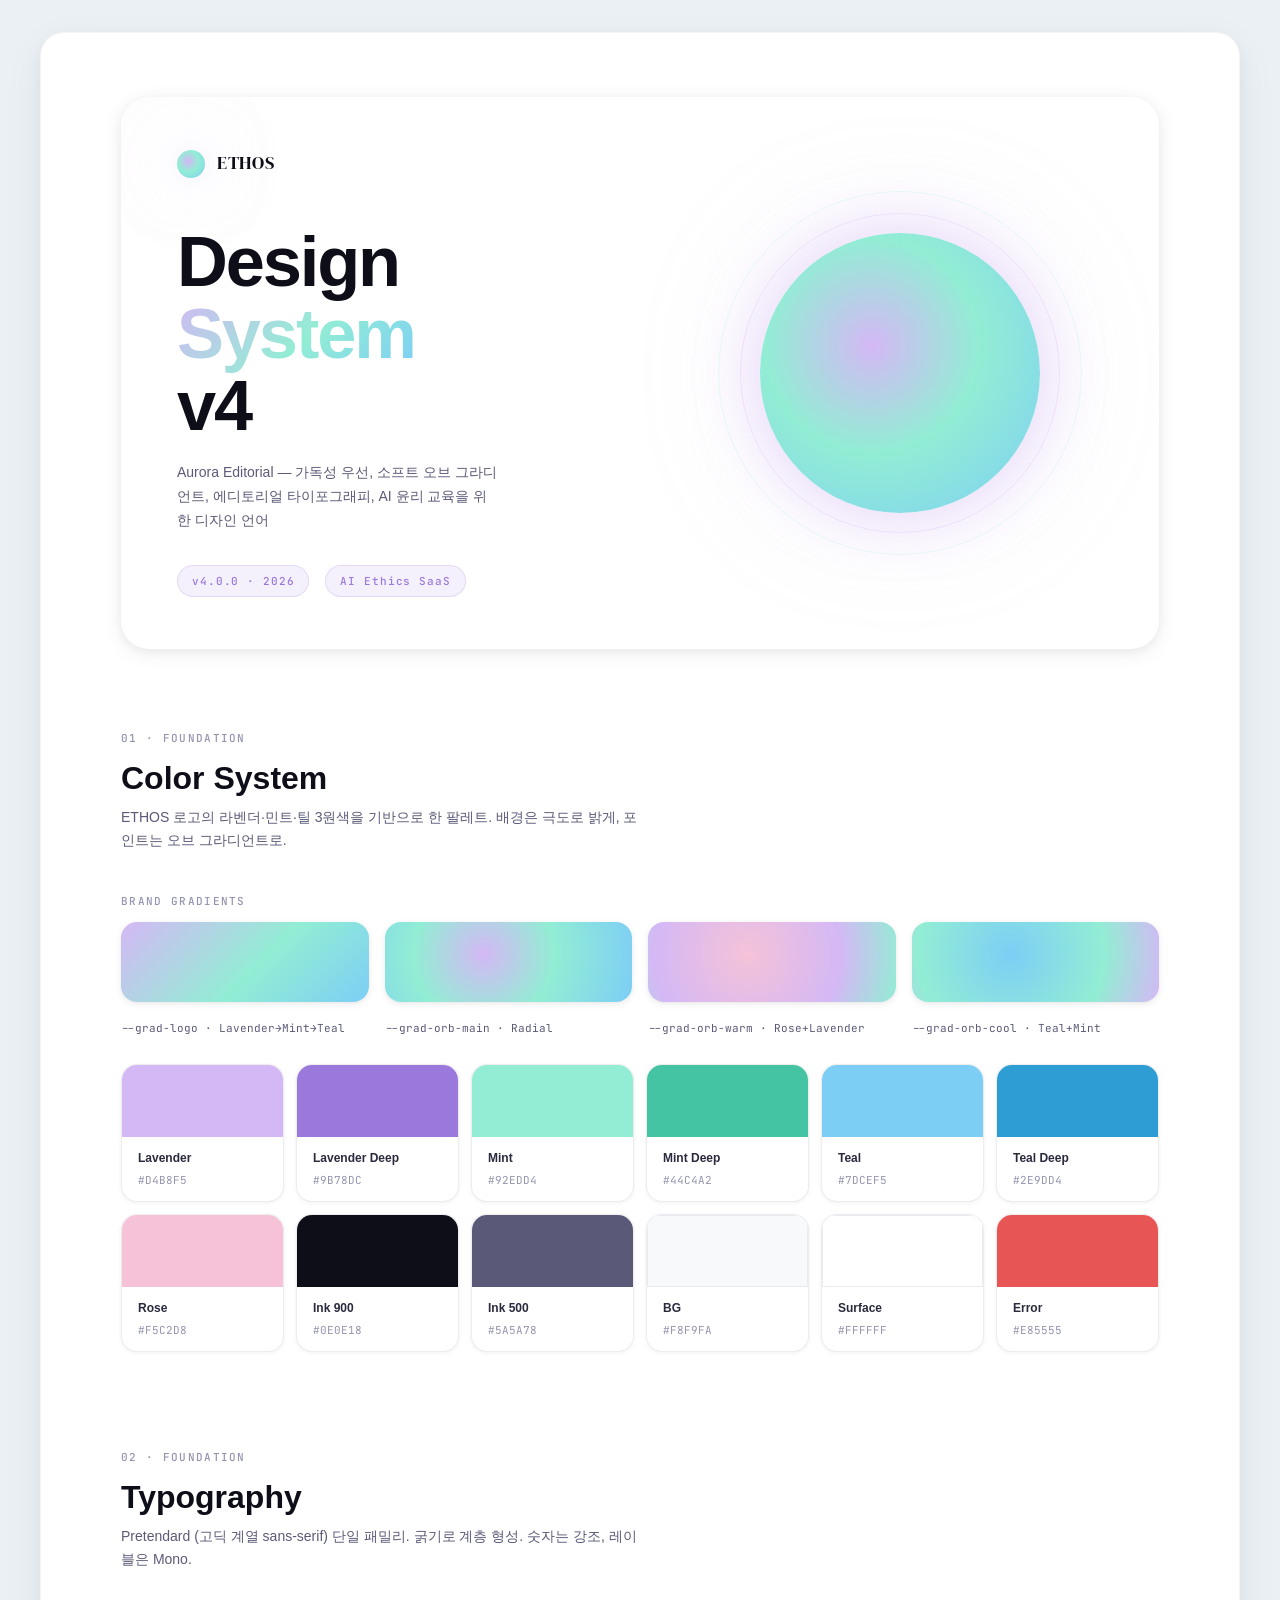
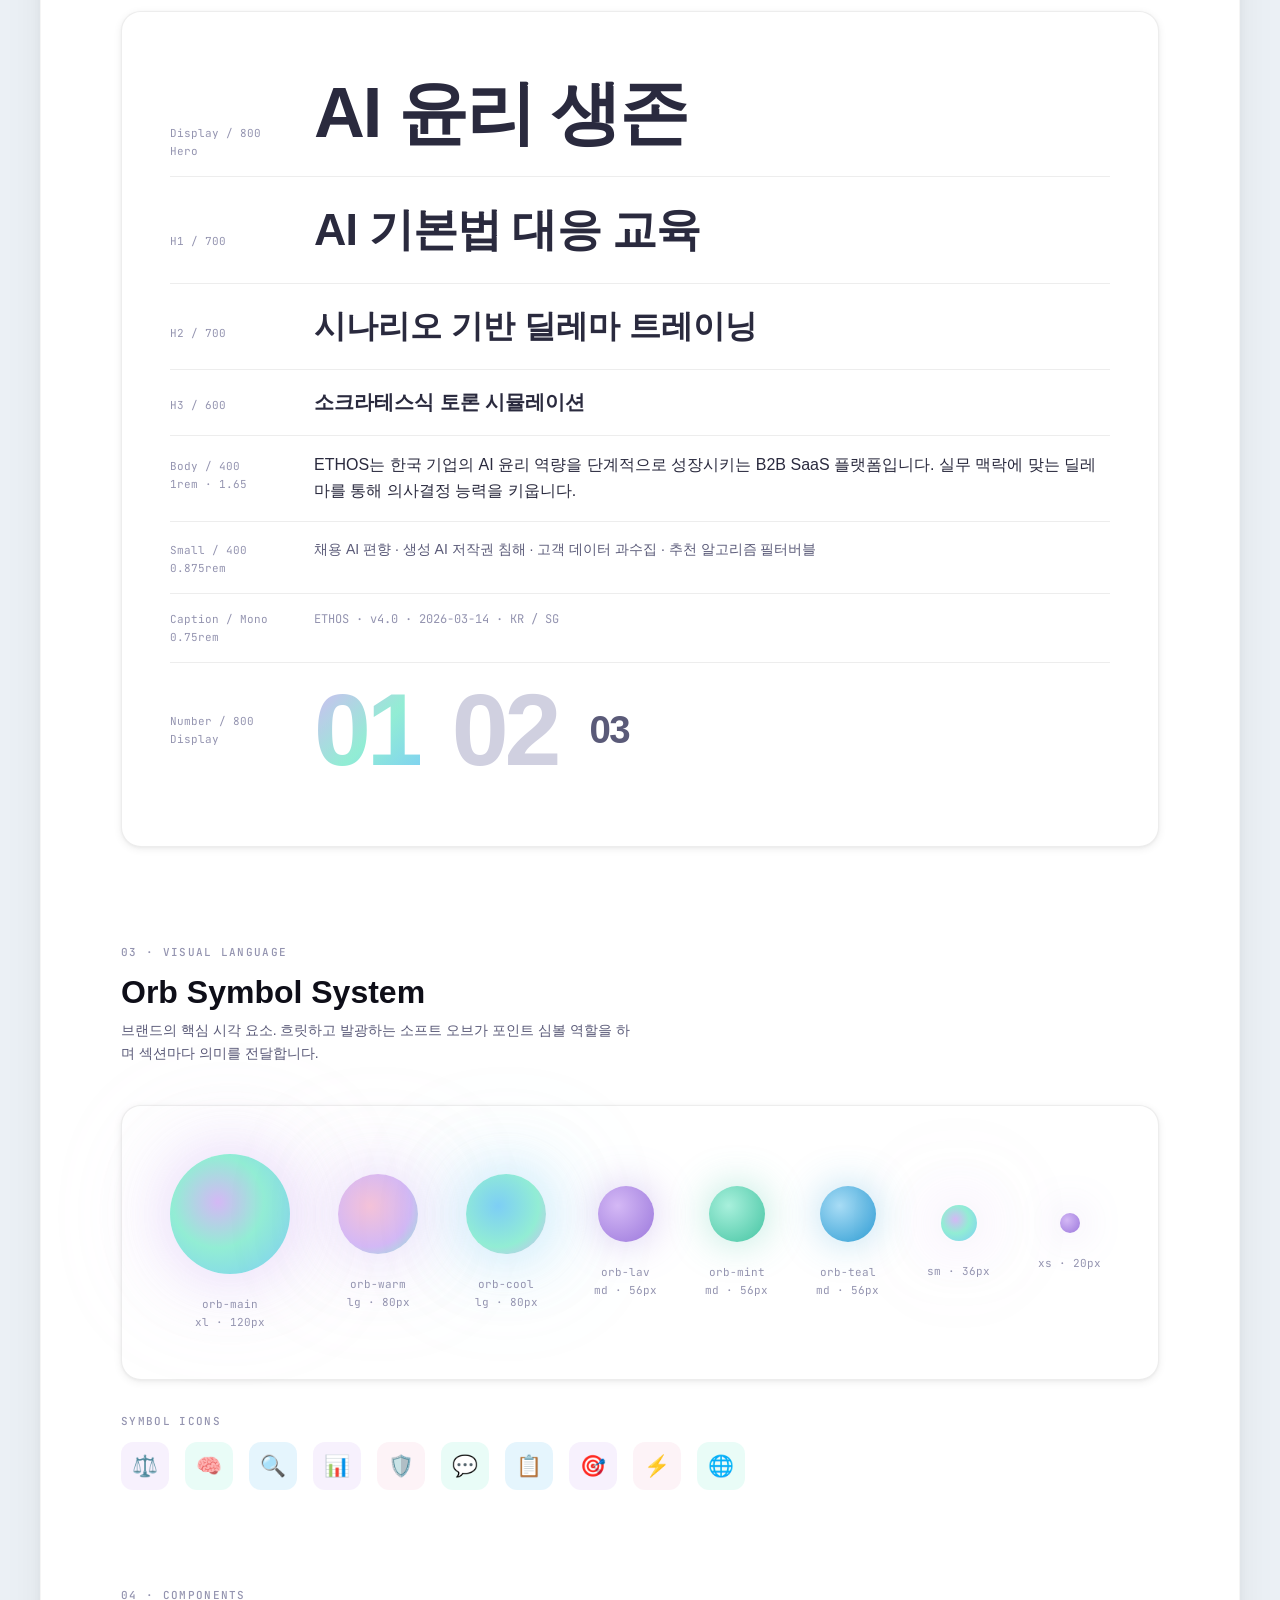
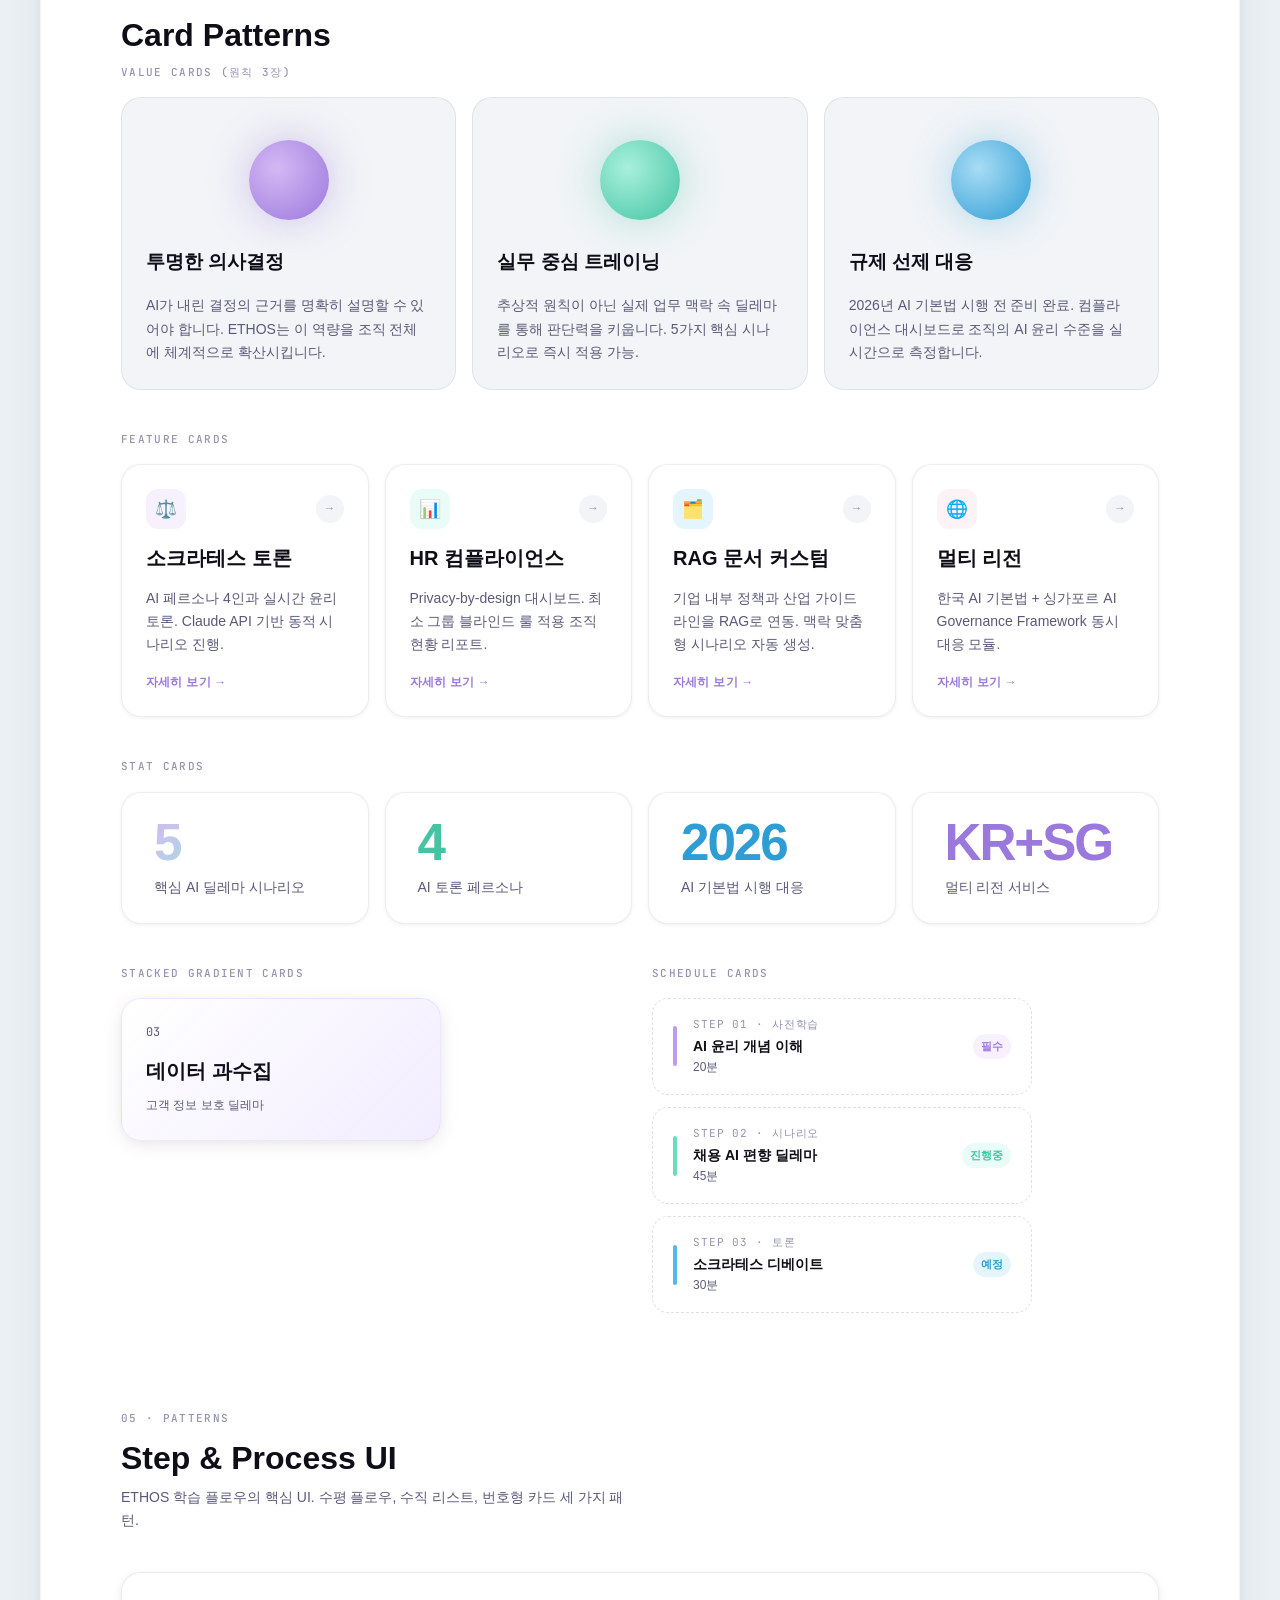
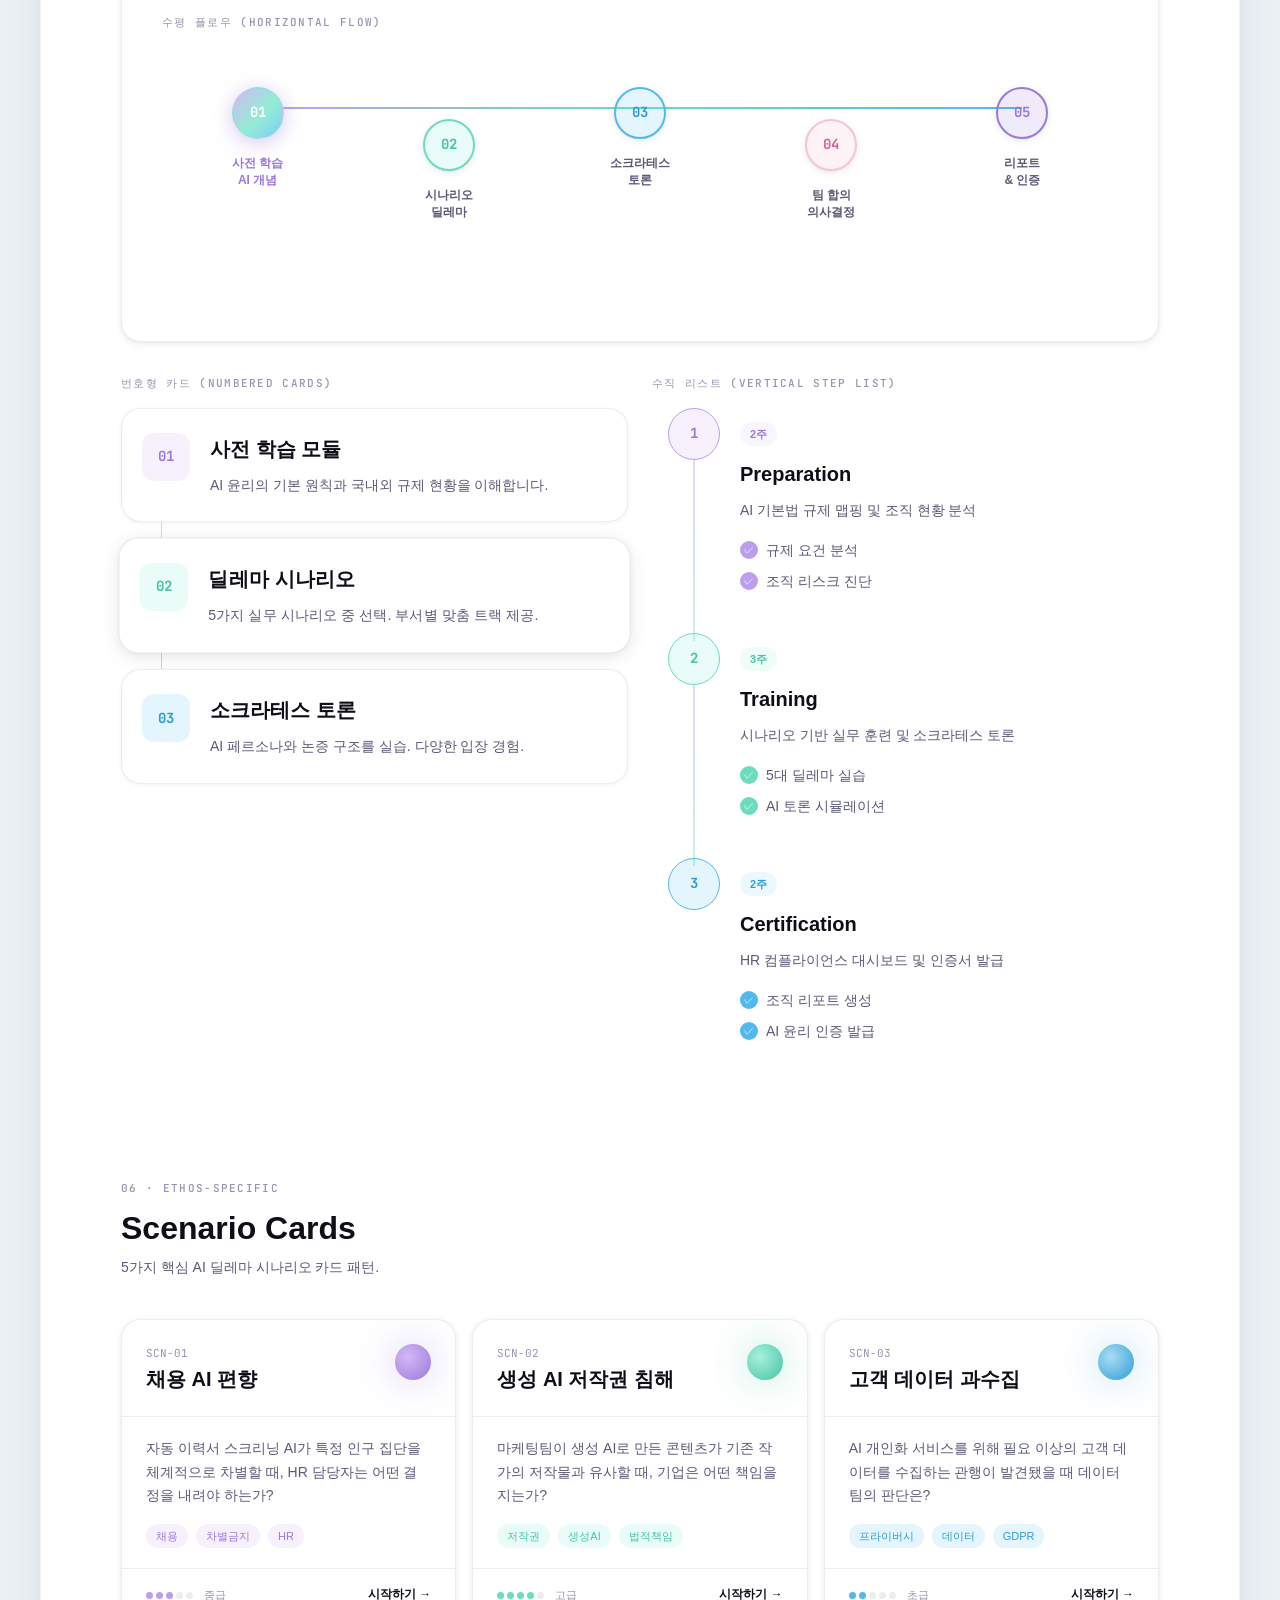
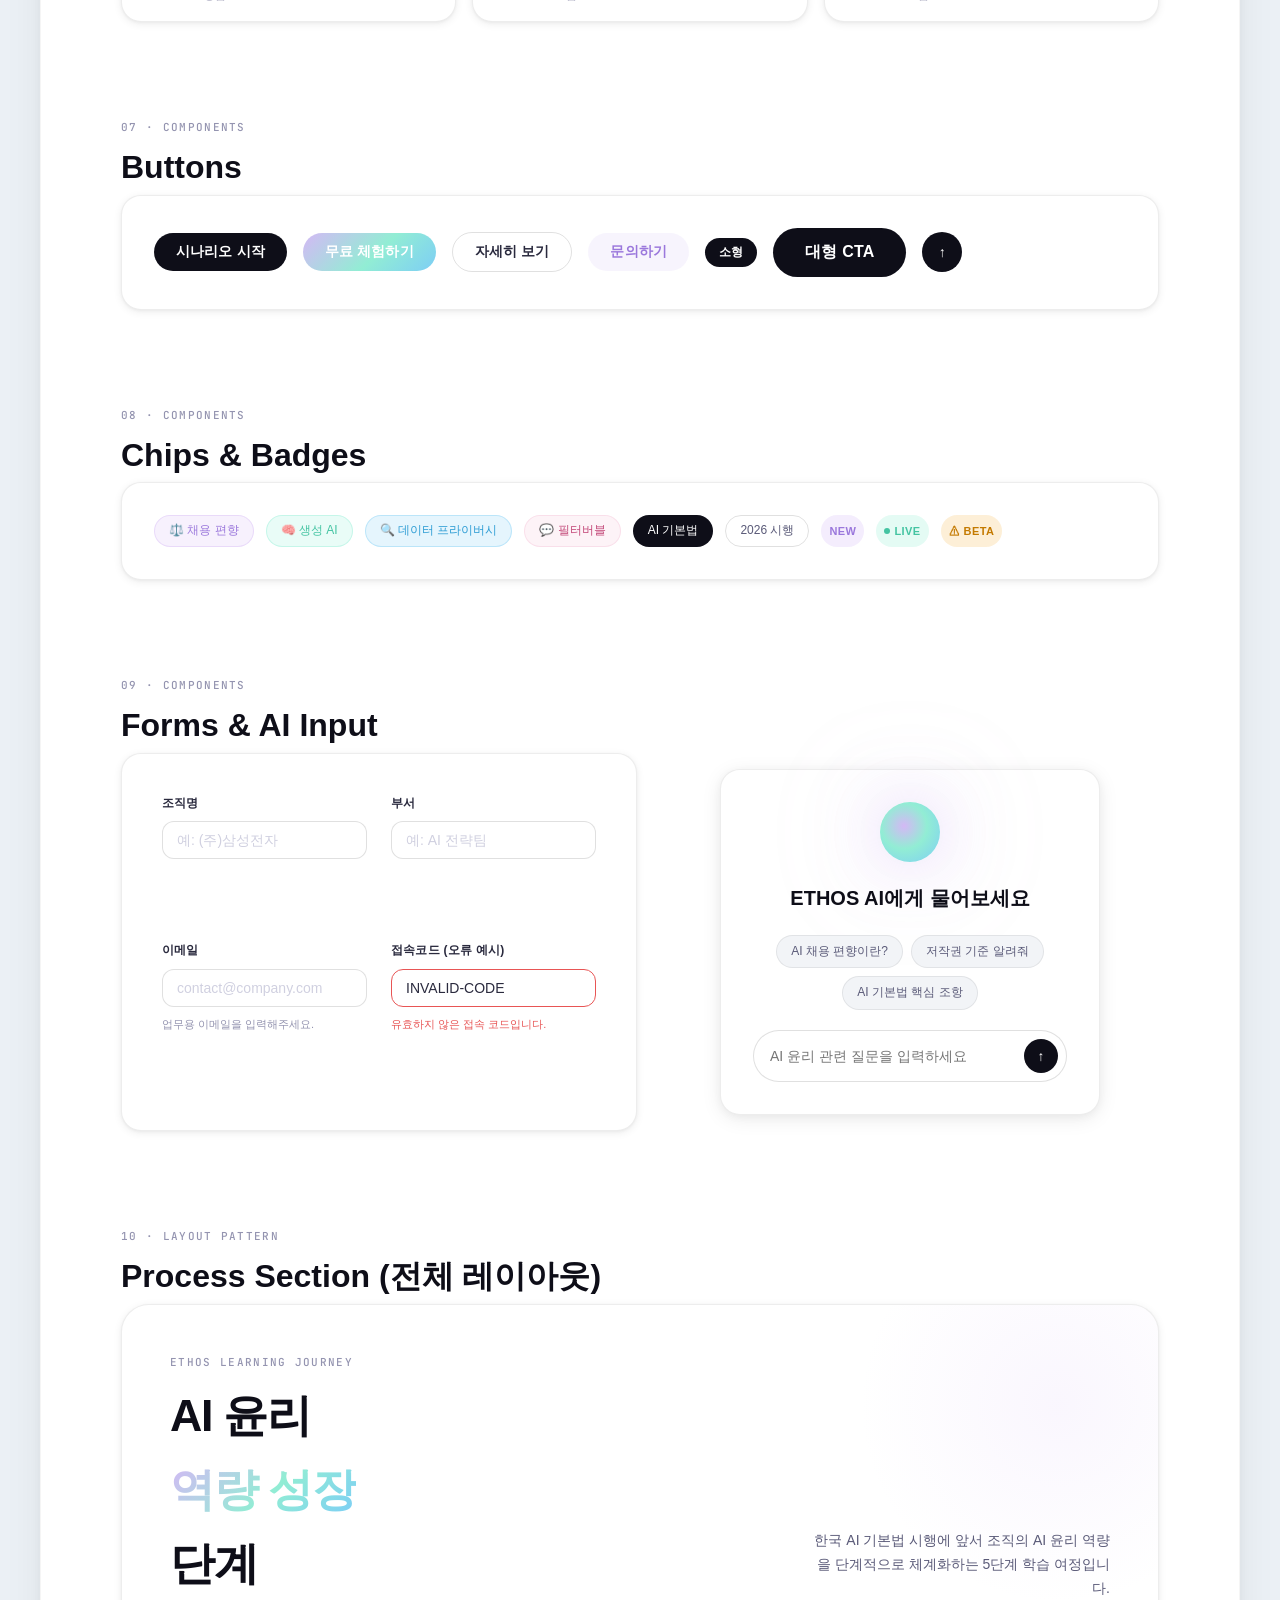
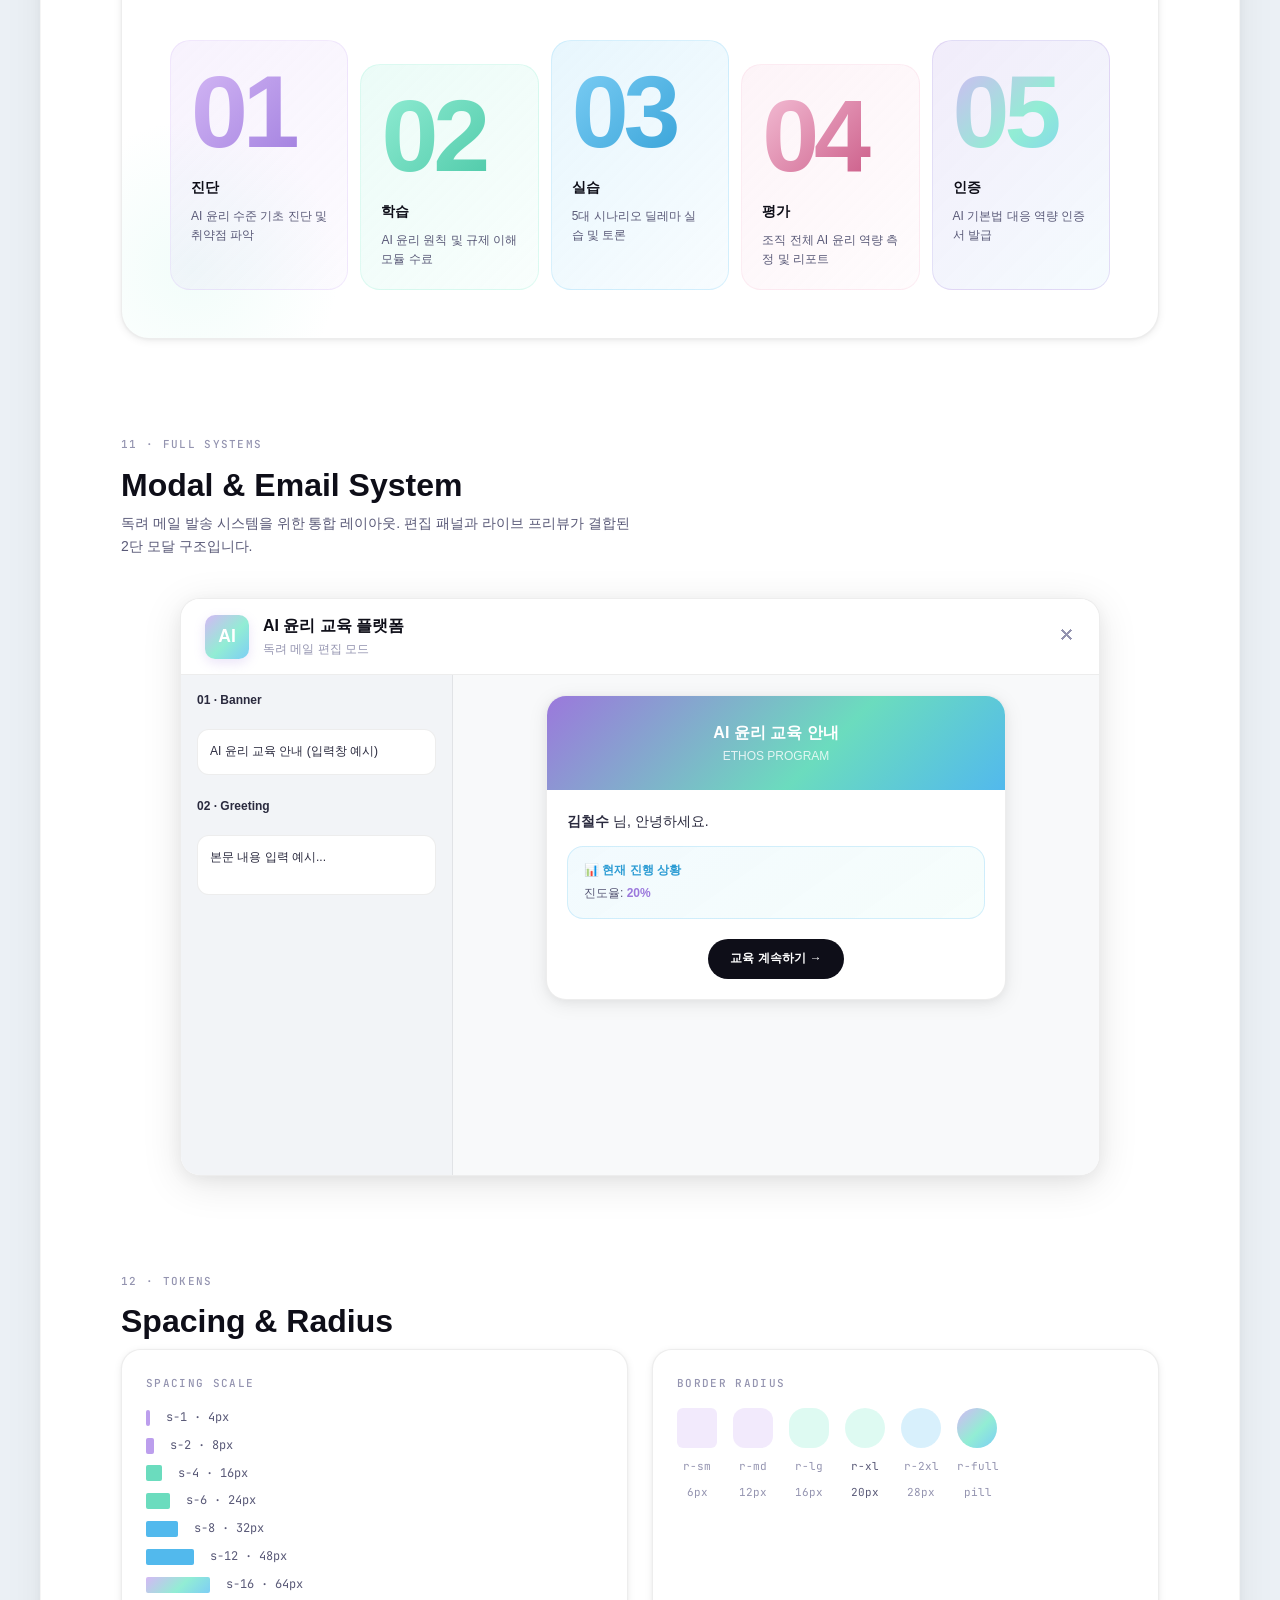
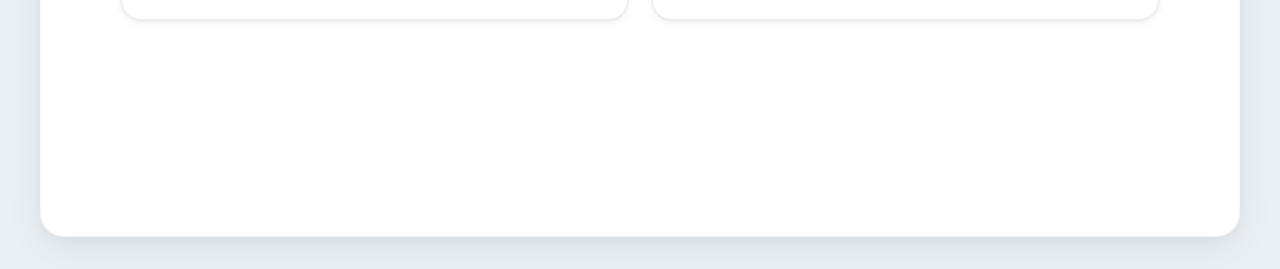
<file: ethos_design_system.html>
<!DOCTYPE html>
<html lang="ko">
<head>
<meta charset="UTF-8">
<meta name="viewport" content="width=device-width, initial-scale=1.0">
<title>ETHOS Design System v5</title>
<link rel="preconnect" href="https://fonts.googleapis.com">
<link href="https://fonts.googleapis.com/css2?family=Pretendard:wght@300;400;500;600;700;800&family=DM+Serif+Display:ital@0;1&family=JetBrains+Mono:wght@400;500&display=swap" rel="stylesheet">
<style>
/* ════════════════════════════════════════════
   ETHOS DESIGN SYSTEM v5
   "Aurora Editorial" — Light, Legible, Alive
   ════════════════════════════════════════════ */

:root {
  /* ── BRAND PALETTE (from logo) ── */
  --c-lavender:     #D4B8F5;
  --c-lavender-mid: #BC9EED;
  --c-lavender-deep:#9B78DC;
  --c-mint:         #92EDD4;
  --c-mint-mid:     #6BDCBE;
  --c-mint-deep:    #44C4A2;
  --c-teal:         #7DCEF5;
  --c-teal-mid:     #52B9ED;
  --c-teal-deep:    #2E9DD4;
  --c-rose:         #F5C2D8;

  /* ── NEUTRAL SCALE ── */
  --c-bg:           #F8F9FA;
  --c-surface:      #FFFFFF;
  --c-surface-2:    #F2F4F7;
  --c-surface-3:    #E8ECF2;
  --c-border:       rgba(0,0,0,0.07);
  --c-border-mid:   rgba(0,0,0,0.12);

  --c-ink-900:      #0E0E18;
  --c-ink-700:      #2A2A3E;
  --c-ink-500:      #5A5A78;
  --c-ink-300:      #9494B0;
  --c-ink-100:      #D0D0E0;

  /* ── SEMANTIC ── */
  --c-primary:      var(--c-lavender-deep);
  --c-success:      var(--c-mint-deep);
  --c-info:         var(--c-teal-deep);
  --c-warn:         #F5A623;
  --c-error:        #E85555;

  /* ── GRADIENTS ── */
  --grad-logo:       linear-gradient(135deg, #D4B8F5 0%, #92EDD4 55%, #7DCEF5 100%);
  --grad-orb-main:   radial-gradient(circle at 40% 40%, #D4B8F5 0%, #92EDD4 45%, #7DCEF5 100%);
  --grad-orb-warm:   radial-gradient(circle at 40% 40%, #F5C2D8 0%, #D4B8F5 60%, #92EDD4 100%);
  --grad-orb-cool:   radial-gradient(circle at 40% 40%, #7DCEF5 0%, #92EDD4 60%, #D4B8F5 100%);
  --grad-step-1:     linear-gradient(135deg, rgba(212,184,245,0.18) 0%, rgba(212,184,245,0.06) 100%);
  --grad-step-2:     linear-gradient(135deg, rgba(146,237,212,0.18) 0%, rgba(146,237,212,0.06) 100%);
  --grad-step-3:     linear-gradient(135deg, rgba(125,206,245,0.18) 0%, rgba(125,206,245,0.06) 100%);
  --grad-step-4:     linear-gradient(135deg, rgba(245,194,216,0.18) 0%, rgba(245,194,216,0.06) 100%);
  --grad-step-5:     linear-gradient(135deg, rgba(155,120,220,0.14) 0%, rgba(125,206,245,0.08) 100%);

  --grad-card-lav:   linear-gradient(145deg, rgba(212,184,245,0.15) 0%, rgba(255,255,255,0) 60%);
  --grad-card-mint:  linear-gradient(145deg, rgba(146,237,212,0.15) 0%, rgba(255,255,255,0) 60%);
  --grad-card-teal:  linear-gradient(145deg, rgba(125,206,245,0.15) 0%, rgba(255,255,255,0) 60%);

  /* ── TYPOGRAPHY ── */
  --f-sans:   'Pretendard', -apple-system, 'Apple SD Gothic Neo', 'Noto Sans KR', sans-serif;
  --f-serif:  'DM Serif Display', 'Georgia', serif;
  --f-mono:   'JetBrains Mono', 'Fira Code', monospace;

  --t-hero:   clamp(2.8rem, 5.5vw, 4.8rem);
  --t-h1:     clamp(2rem, 3.5vw, 3rem);
  --t-h2:     clamp(1.5rem, 2.5vw, 2rem);
  --t-h3:     1.25rem;
  --t-body:   1rem;
  --t-sm:     0.875rem;
  --t-xs:     0.75rem;
  --t-2xs:    0.6875rem;
  --t-label:  0.6875rem;
  --t-num:    clamp(4rem, 8vw, 8rem);

  /* ── SPACING ── */
  --s-1:4px; --s-2:8px; --s-3:12px; --s-4:16px; --s-5:20px; --s-6:24px;
  --s-8:32px; --s-10:40px; --s-12:48px; --s-16:64px; --s-20:80px; --s-24:96px;

  /* ── RADIUS ── */
  --r-sm:6px; --r-md:12px; --r-lg:16px; --r-xl:20px; --r-2xl:28px; --r-full:9999px;

  /* ── SHADOW ── */
  --sh-xs:  0 1px 4px rgba(0,0,0,0.06);
  --sh-sm:  0 2px 8px rgba(0,0,0,0.07), 0 1px 3px rgba(0,0,0,0.04);
  --sh-md:  0 4px 20px rgba(0,0,0,0.08), 0 2px 8px rgba(0,0,0,0.04);
  --sh-lg:  0 8px 40px rgba(0,0,0,0.10), 0 4px 16px rgba(0,0,0,0.05);
  --sh-orb-lav:  0 0 60px rgba(212,184,245,0.5), 0 0 120px rgba(212,184,245,0.25);
  --sh-orb-mint: 0 0 60px rgba(146,237,212,0.5), 0 0 120px rgba(146,237,212,0.25);
  --sh-orb-teal: 0 0 60px rgba(125,206,245,0.5), 0 0 120px rgba(125,206,245,0.25);

  /* ── TIMING ── */
  --ease-out:    cubic-bezier(0.16, 1, 0.3, 1);
  --ease-spring: cubic-bezier(0.34, 1.56, 0.64, 1);
  --dur-fast:120ms; --dur-base:200ms; --dur-slow:360ms;
}

/* ── RESET ── */
*, *::before, *::after { box-sizing: border-box; margin: 0; padding: 0; }
html { font-size: 16px; scroll-behavior: smooth; background: #EBF0F5; }
body {
  font-family: var(--f-sans);
  background: transparent;
  color: var(--c-ink-700);
  line-height: 1.65;
  -webkit-font-smoothing: antialiased;
  -moz-osx-font-smoothing: grayscale;
  padding: 32px 40px;
}

/* ── PAGE SCAFFOLD ── */
.page { 
  max-width: 1440px; 
  margin: 0 auto; 
  padding: 64px 80px 120px; 
  background: var(--c-surface);
  border-radius: 24px;
  box-shadow: 0 12px 40px rgba(0,0,0,0.06), 0 4px 12px rgba(0,0,0,0.04);
  border: 1px solid rgba(0,0,0,0.04);
}
.section { 
  margin-bottom: var(--s-24); /* ETHOS_v3-hyeree 적용 기준: 섹션 간 간격은 96px(var(--s-24)) 여백 적용 */
}
.section-label {
  font-size: var(--t-2xs);
  font-family: var(--f-mono);
  font-weight: 500;
  color: var(--c-ink-300);
  letter-spacing: 0.12em;
  text-transform: uppercase;
  margin-bottom: var(--s-3);
}
.section-title {
  font-size: var(--t-h2);
  font-weight: 700;
  color: var(--c-ink-900);
  margin-bottom: var(--s-2);
  line-height: 1.2;
}
.section-desc {
  font-size: var(--t-sm);
  color: var(--c-ink-500);
  max-width: 520px;
  margin-bottom: var(--s-10);
}
hr.divider {
  border: none;
  height: 1px;
  background: var(--c-border);
  margin: var(--s-8) 0;
}

/* ══════════════════════════════════════════
   SECTION 00 — HERO / COVER
   ══════════════════════════════════════════ */
.hero {
  position: relative;
  background: var(--c-surface);
  border-radius: var(--r-2xl);
  overflow: hidden;
  min-height: 480px;
  display: grid;
  grid-template-columns: 1fr 1fr;
  box-shadow: var(--sh-md);
  margin-bottom: var(--s-20);
}
.hero-left {
  position: relative;
  z-index: 2;
  padding: 52px 56px;
  display: flex;
  flex-direction: column;
  justify-content: space-between;
}
.hero-wordmark {
  display: flex;
  align-items: center;
  gap: var(--s-3);
  margin-bottom: var(--s-12);
}
.hero-wordmark-orb {
  width: 28px; height: 28px; border-radius: 50%;
  background: var(--grad-orb-main);
  flex-shrink: 0;
  box-shadow: var(--sh-orb-lav);
}
.hero-wordmark-name {
  font-family: var(--f-serif);
  font-size: 1.1rem;
  color: var(--c-ink-900);
  letter-spacing: 0.04em;
}
.hero-headline {
  font-family: var(--f-sans);
  font-size: var(--t-hero);
  font-weight: 800;
  color: var(--c-ink-900);
  line-height: 1.02;
  letter-spacing: -0.03em;
  margin-bottom: var(--s-5);
}
.hero-headline em {
  font-style: normal;
  background: var(--grad-logo);
  -webkit-background-clip: text;
  -webkit-text-fill-color: transparent;
  background-clip: text;
}
.hero-sub {
  font-size: var(--t-sm);
  color: var(--c-ink-500);
  max-width: 320px;
  line-height: 1.7;
  margin-bottom: var(--s-8);
}
.hero-badge {
  display: inline-flex;
  align-items: center;
  gap: var(--s-2);
  padding: 6px 14px;
  background: rgba(155,120,220,0.1);
  border: 1px solid rgba(155,120,220,0.2);
  border-radius: var(--r-full);
  font-size: var(--t-2xs);
  font-family: var(--f-mono);
  color: var(--c-lavender-deep);
  letter-spacing: 0.08em;
  font-weight: 500;
}
.hero-right {
  position: relative;
  display: flex;
  align-items: center;
  justify-content: center;
  padding: var(--s-8);
}
.hero-orb-wrap {
  position: relative;
  width: 280px;
  height: 280px;
}
.hero-orb-main {
  width: 100%;
  height: 100%;
  border-radius: 50%;
  background: var(--grad-orb-main);
  box-shadow: var(--sh-orb-lav);
  animation: orb-float 6s ease-in-out infinite;
}
.hero-orb-ring {
  position: absolute;
  inset: -20px;
  border-radius: 50%;
  border: 1px solid rgba(212,184,245,0.3);
  animation: orb-ring 8s linear infinite;
}
.hero-orb-ring-2 {
  position: absolute;
  inset: -42px;
  border-radius: 50%;
  border: 1px solid rgba(146,237,212,0.2);
  animation: orb-ring 12s linear infinite reverse;
}
@keyframes orb-float {
  0%,100% { transform: translateY(0); }
  50% { transform: translateY(-12px); }
}
@keyframes orb-ring {
  from { transform: rotate(0deg); }
  to { transform: rotate(360deg); }
}

/* ══════════════════════════════════════════
   SECTION 01 — COLOR TOKENS
   ══════════════════════════════════════════ */
.color-grid {
  display: grid;
  grid-template-columns: repeat(auto-fill, minmax(140px, 1fr));
  gap: var(--s-3);
}
.color-chip {
  border-radius: var(--r-lg);
  overflow: hidden;
  background: var(--c-surface);
  box-shadow: var(--sh-xs);
  border: 1px solid var(--c-border);
}
.color-chip-swatch {
  height: 72px;
}
.color-chip-info {
  padding: var(--s-3) var(--s-4);
}
.color-chip-name {
  font-size: var(--t-xs);
  font-weight: 600;
  color: var(--c-ink-700);
  margin-bottom: 2px;
}
.color-chip-hex {
  font-size: var(--t-2xs);
  font-family: var(--f-mono);
  color: var(--c-ink-300);
}

.grad-strip {
  height: 80px;
  border-radius: var(--r-lg);
  margin-bottom: var(--s-3);
  box-shadow: var(--sh-sm);
}
.grad-label {
  font-size: var(--t-2xs);
  font-family: var(--f-mono);
  color: var(--c-ink-500);
}
.grad-row { display: flex; gap: var(--s-4); flex-wrap: wrap; }
.grad-item { flex: 1; min-width: 180px; }

/* ══════════════════════════════════════════
   SECTION 02 — TYPOGRAPHY
   ══════════════════════════════════════════ */
.type-showcase {
  background: var(--c-surface);
  border-radius: var(--r-xl);
  padding: var(--s-12);
  box-shadow: var(--sh-sm);
  border: 1px solid var(--c-border);
  margin-bottom: var(--s-6);
}
.type-hero-demo {
  font-size: var(--t-hero);
  font-weight: 800;
  color: var(--c-ink-900);
  line-height: 1.0;
  letter-spacing: -0.03em;
  margin-bottom: var(--s-4);
}
.type-hero-demo .grad-text {
  background: var(--grad-logo);
  -webkit-background-clip: text;
  -webkit-text-fill-color: transparent;
  background-clip: text;
}
.type-scale-row {
  display: flex;
  align-items: baseline;
  gap: var(--s-6);
  padding: var(--s-4) 0;
  border-bottom: 1px solid var(--c-border);
}
.type-scale-row:last-child { border-bottom: none; }
.type-meta {
  flex-shrink: 0;
  width: 120px;
  font-size: var(--t-2xs);
  font-family: var(--f-mono);
  color: var(--c-ink-300);
}
.type-sample { color: var(--c-ink-700); }
.t-display   { font-size: var(--t-hero); font-weight: 800; letter-spacing: -0.03em; line-height: 1.05; }
.t-h1        { font-size: var(--t-h1); font-weight: 700; letter-spacing: -0.02em; }
.t-h2        { font-size: var(--t-h2); font-weight: 700; }
.t-h3        { font-size: var(--t-h3); font-weight: 600; }
.t-body      { font-size: var(--t-body); font-weight: 400; }
.t-small     { font-size: var(--t-sm); color: var(--c-ink-500); }
.t-caption   { font-size: var(--t-xs); color: var(--c-ink-300); font-family: var(--f-mono); }
.t-num-big   { font-size: var(--t-num); font-weight: 800; letter-spacing: -0.04em; line-height: 1; color: var(--c-ink-900); }

/* ══════════════════════════════════════════
   SECTION 03 — ORB / SYMBOL SYSTEM
   ══════════════════════════════════════════ */
.orb-showcase {
  display: flex;
  gap: var(--s-12);
  align-items: center;
  flex-wrap: wrap;
  background: var(--c-surface);
  border-radius: var(--r-xl);
  padding: var(--s-12);
  box-shadow: var(--sh-sm);
  border: 1px solid var(--c-border);
  margin-bottom: var(--s-8);
}
.orb-item { text-align: center; }
.orb {
  border-radius: 50%;
  display: inline-block;
  animation: orb-float 6s ease-in-out infinite;
}
.orb-xl { width: 120px; height: 120px; }
.orb-lg { width: 80px; height: 80px; animation-delay: 1s; }
.orb-md { width: 56px; height: 56px; animation-delay: 2s; }
.orb-sm { width: 36px; height: 36px; animation-delay: 0.5s; }
.orb-xs { width: 20px; height: 20px; animation-delay: 1.5s; }
.orb-main   { background: var(--grad-orb-main);   box-shadow: var(--sh-orb-lav); }
.orb-warm   { background: var(--grad-orb-warm);   box-shadow: var(--sh-orb-lav); }
.orb-cool   { background: var(--grad-orb-cool);   box-shadow: var(--sh-orb-teal); }
.orb-lav    { background: radial-gradient(circle at 35% 35%, #D4B8F5, #9B78DC); box-shadow: 0 0 40px rgba(155,120,220,0.4); }
.orb-mint   { background: radial-gradient(circle at 35% 35%, #A8F0DC, #44C4A2); box-shadow: 0 0 40px rgba(68,196,162,0.4); }
.orb-teal   { background: radial-gradient(circle at 35% 35%, #A8DCF5, #2E9DD4); box-shadow: 0 0 40px rgba(46,157,212,0.35); }
.orb-label {
  margin-top: var(--s-3);
  font-size: var(--t-2xs);
  font-family: var(--f-mono);
  color: var(--c-ink-300);
}

/* Symbol Icons */
.symbol-grid {
  display: flex;
  gap: var(--s-4);
  flex-wrap: wrap;
}
.symbol-icon {
  width: 48px; height: 48px;
  border-radius: var(--r-md);
  display: flex;
  align-items: center;
  justify-content: center;
  font-size: 1.3rem;
  transition: transform var(--dur-base) var(--ease-spring);
}
.symbol-icon:hover { transform: scale(1.12) translateY(-2px); }
.sym-lav  { background: rgba(212,184,245,0.2); }
.sym-mint { background: rgba(146,237,212,0.2); }
.sym-teal { background: rgba(125,206,245,0.2); }
.sym-rose { background: rgba(245,194,216,0.2); }

/* ══════════════════════════════════════════
   SECTION 04 — CARDS
   ══════════════════════════════════════════ */

/* Value Card (ref: Image 6) */
.value-card-grid {
  display: grid;
  grid-template-columns: repeat(3, 1fr);
  gap: var(--s-4);
  margin-bottom: var(--s-8);
}
.value-card {
  background: var(--c-surface-2);
  border-radius: var(--r-xl);
  padding: var(--s-8) var(--s-6) var(--s-6);
  border: 1px solid var(--c-border);
  transition: transform var(--dur-base) var(--ease-out), box-shadow var(--dur-base) var(--ease-out);
  display: flex;
  flex-direction: column;
  gap: var(--s-5);
}
.value-card:hover {
  transform: translateY(-3px);
  box-shadow: var(--sh-md);
}
.value-card-orb-wrap {
  height: 100px;
  display: flex;
  align-items: center;
  justify-content: center;
}
.value-card h3 {
  font-size: 1.2rem;
  font-weight: 700;
  color: var(--c-ink-900);
  line-height: 1.25;
}
.value-card p {
  font-size: var(--t-sm);
  color: var(--c-ink-500);
  line-height: 1.7;
}

/* Feature Card (ref: Image 12) */
.feature-card-grid {
  display: grid;
  grid-template-columns: repeat(auto-fill, minmax(220px, 1fr));
  gap: var(--s-4);
}
.feature-card {
  background: var(--c-surface);
  border-radius: var(--r-xl);
  padding: var(--s-6);
  border: 1px solid var(--c-border);
  box-shadow: var(--sh-xs);
  transition: all var(--dur-base) var(--ease-out);
  display: flex;
  flex-direction: column;
  gap: var(--s-4);
}
.feature-card:hover {
  box-shadow: var(--sh-md);
  transform: translateY(-2px);
  border-color: rgba(155,120,220,0.2);
}
.feature-card-icon-row {
  display: flex;
  align-items: center;
  justify-content: space-between;
}
.feature-card-icon {
  width: 40px; height: 40px;
  border-radius: var(--r-md);
  display: flex;
  align-items: center;
  justify-content: center;
  font-size: 1.1rem;
}
.feature-card-arrow {
  width: 28px; height: 28px;
  border-radius: var(--r-full);
  background: var(--c-surface-2);
  display: flex;
  align-items: center;
  justify-content: center;
  font-size: 0.75rem;
  color: var(--c-ink-300);
  transition: background var(--dur-fast), color var(--dur-fast);
}
.feature-card:hover .feature-card-arrow {
  background: var(--c-lavender-deep);
  color: white;
}
.feature-card h4 {
  font-size: var(--t-h3);
  font-weight: 700;
  color: var(--c-ink-900);
  line-height: 1.3;
}
.feature-card p {
  font-size: var(--t-sm);
  color: var(--c-ink-500);
  line-height: 1.65;
  flex: 1;
}
.feature-card-cta {
  font-size: var(--t-xs);
  font-weight: 600;
  color: var(--c-lavender-deep);
  cursor: pointer;
  letter-spacing: 0.02em;
}

/* Stat Card (ref: Image 4/5) */
.stat-card-row {
  display: flex;
  gap: var(--s-4);
  flex-wrap: wrap;
}
.stat-card {
  flex: 1;
  min-width: 160px;
  background: var(--c-surface);
  border-radius: var(--r-xl);
  padding: var(--s-6) var(--s-8);
  border: 1px solid var(--c-border);
  box-shadow: var(--sh-xs);
}
.stat-num {
  font-size: clamp(2.2rem, 4vw, 3.2rem);
  font-weight: 800;
  letter-spacing: -0.04em;
  line-height: 1;
  margin-bottom: var(--s-2);
}
.stat-label {
  font-size: var(--t-sm);
  color: var(--c-ink-500);
  font-weight: 500;
}

/* Stacked Gradient Cards (ref: Image 7) */
.stacked-cards {
  position: relative;
  width: 320px;
  height: 220px;
  margin: var(--s-8) auto;
}
.stacked-card {
  position: absolute;
  width: 100%;
  border-radius: var(--r-xl);
  padding: var(--s-6);
  box-shadow: var(--sh-md);
  transition: transform var(--dur-slow) var(--ease-out);
}
.stacked-card:nth-child(1) {
  background: linear-gradient(135deg, rgba(212,184,245,0.4) 0%, rgba(146,237,212,0.3) 100%);
  backdrop-filter: blur(12px);
  border: 1px solid rgba(212,184,245,0.4);
  top: 32px; left: 24px; right: 0;
  z-index: 1;
}
.stacked-card:nth-child(2) {
  background: linear-gradient(135deg, rgba(212,184,245,0.55) 0%, rgba(245,194,216,0.35) 100%);
  backdrop-filter: blur(12px);
  border: 1px solid rgba(212,184,245,0.5);
  top: 16px; left: 12px; right: -12px;
  z-index: 2;
}
.stacked-card:nth-child(3) {
  background: linear-gradient(135deg, rgba(255,255,255,0.95) 0%, rgba(240,235,255,0.9) 100%);
  border: 1px solid rgba(212,184,245,0.3);
  top: 0; left: 0; right: -24px;
  z-index: 3;
}
.stacked-card-num {
  font-size: var(--t-xs);
  font-family: var(--f-mono);
  color: var(--c-ink-500);
  margin-bottom: var(--s-3);
}
.stacked-card-title {
  font-size: var(--t-h3);
  font-weight: 700;
  color: var(--c-ink-900);
  margin-bottom: var(--s-2);
}
.stacked-card-desc {
  font-size: var(--t-xs);
  color: var(--c-ink-500);
}

/* Schedule Card (ref: Image 14) */
.schedule-stack {
  display: flex;
  flex-direction: column;
  gap: var(--s-3);
  max-width: 380px;
}
.schedule-card {
  background: var(--c-surface);
  border-radius: var(--r-lg);
  border: 1.5px dashed var(--c-border-mid);
  padding: var(--s-4) var(--s-5);
  display: flex;
  align-items: center;
  gap: var(--s-4);
  transition: border-color var(--dur-fast), box-shadow var(--dur-fast);
}
.schedule-card:hover {
  border-color: var(--c-lavender-mid);
  box-shadow: var(--sh-sm);
}
.schedule-accent {
  width: 4px;
  height: 40px;
  border-radius: 2px;
  flex-shrink: 0;
}
.schedule-meta {
  flex: 1;
}
.schedule-date {
  font-size: var(--t-2xs);
  font-family: var(--f-mono);
  color: var(--c-ink-300);
  letter-spacing: 0.08em;
  margin-bottom: 2px;
}
.schedule-name {
  font-size: var(--t-sm);
  font-weight: 600;
  color: var(--c-ink-900);
}
.schedule-time {
  font-size: var(--t-xs);
  color: var(--c-ink-500);
}
.schedule-chip {
  font-size: var(--t-2xs);
  font-weight: 600;
  font-family: var(--f-mono);
  padding: 3px 8px;
  border-radius: var(--r-full);
}

/* ══════════════════════════════════════════
   SECTION 05 — STEP / PROGRESS UI
   (Key Pattern: ETHOS Learning Flow)
   ══════════════════════════════════════════ */

/* Horizontal Step Flow (ref: Image 15 wave) */
.step-flow {
  position: relative;
  display: grid;
  grid-template-columns: repeat(5, 1fr);
  gap: 0;
  padding: var(--s-8) 0 var(--s-12);
  margin-bottom: var(--s-8);
}
.step-flow::before {
  content: '';
  position: absolute;
  top: 52px;
  left: 10%;
  right: 10%;
  height: 2px;
  background: linear-gradient(90deg, var(--c-lavender-mid), var(--c-mint-mid), var(--c-teal-mid), var(--c-lavender-mid), var(--c-mint-mid));
  background-size: 200% 100%;
  animation: grad-move 4s linear infinite;
}
@keyframes grad-move {
  0% { background-position: 0% 0%; }
  100% { background-position: 200% 0%; }
}
.step-item {
  display: flex;
  flex-direction: column;
  align-items: center;
  gap: var(--s-4);
  position: relative;
  z-index: 1;
  cursor: pointer;
}
.step-item:nth-child(even) { padding-top: var(--s-8); }
.step-node {
  width: 52px; height: 52px;
  border-radius: 50%;
  display: flex;
  align-items: center;
  justify-content: center;
  font-family: var(--f-mono);
  font-weight: 700;
  font-size: var(--t-sm);
  border: 2px solid transparent;
  transition: transform var(--dur-base) var(--ease-spring), box-shadow var(--dur-base);
  background: var(--c-surface);
  box-shadow: var(--sh-sm);
}
.step-item:hover .step-node { transform: scale(1.12); }
.step-node-1 { background: rgba(212,184,245,0.2); border-color: var(--c-lavender-mid); color: var(--c-lavender-deep); }
.step-node-2 { background: rgba(146,237,212,0.2); border-color: var(--c-mint-mid);    color: var(--c-mint-deep); }
.step-node-3 { background: rgba(125,206,245,0.2); border-color: var(--c-teal-mid);    color: var(--c-teal-deep); }
.step-node-4 { background: rgba(245,194,216,0.2); border-color: var(--c-rose);        color: #D4628A; }
.step-node-5 { background: rgba(155,120,220,0.15);border-color: var(--c-lavender-deep);color: var(--c-lavender-deep); }
.step-node.active {
  background: var(--grad-logo);
  border-color: transparent;
  color: white;
  box-shadow: 0 4px 20px rgba(155,120,220,0.4);
}
.step-label {
  text-align: center;
  font-size: var(--t-xs);
  font-weight: 600;
  color: var(--c-ink-500);
  max-width: 90px;
  line-height: 1.4;
}
.step-item.active .step-label { color: var(--c-lavender-deep); }

/* Vertical Step List (ref: Image 3 zigzag) */
.step-list {
  display: flex;
  flex-direction: column;
  gap: 0;
  padding-left: var(--s-4);
}
.step-list-item {
  display: grid;
  grid-template-columns: 52px 1fr;
  gap: var(--s-5);
  position: relative;
}
.step-list-item:not(:last-child)::before {
  content: '';
  position: absolute;
  left: 25px;
  top: 52px;
  bottom: -8px;
  width: 2px;
  background: linear-gradient(180deg, var(--c-lavender-mid), var(--c-mint-mid));
  opacity: 0.4;
}
.step-list-node {
  width: 52px; height: 52px;
  border-radius: 50%;
  display: flex;
  align-items: center;
  justify-content: center;
  font-family: var(--f-mono);
  font-weight: 700;
  font-size: var(--t-sm);
  flex-shrink: 0;
  border: 1px solid var(--c-border);
}
.step-list-body {
  padding: var(--s-3) 0 var(--s-10) 0;
}
.step-list-tag {
  display: inline-flex;
  align-items: center;
  padding: 3px 10px;
  border-radius: var(--r-full);
  font-size: var(--t-2xs);
  font-weight: 600;
  margin-bottom: var(--s-3);
}
.step-list-title {
  font-size: var(--t-h3);
  font-weight: 700;
  color: var(--c-ink-900);
  margin-bottom: var(--s-2);
}
.step-list-desc {
  font-size: var(--t-sm);
  color: var(--c-ink-500);
  line-height: 1.7;
  margin-bottom: var(--s-4);
}
.step-list-checks {
  display: flex;
  flex-direction: column;
  gap: var(--s-2);
}
.step-list-check {
  display: flex;
  align-items: center;
  gap: var(--s-2);
  font-size: var(--t-sm);
  color: var(--c-ink-500);
}
.check-dot {
  width: 18px; height: 18px;
  border-radius: 50%;
  display: flex;
  align-items: center;
  justify-content: center;
  flex-shrink: 0;
  font-size: 10px;
  color: white;
}

/* Numbered Cards (ref: Image 2) */
.numbered-card-group {
  display: flex;
  flex-direction: column;
  gap: var(--s-4);
  position: relative;
}
.numbered-card-group::before {
  content: '';
  position: absolute;
  left: 40px;
  top: var(--s-8);
  bottom: var(--s-8);
  width: 1px;
  background: linear-gradient(180deg, transparent, var(--c-lavender-mid), var(--c-mint-mid), var(--c-teal-mid), transparent);
  opacity: 0.5;
}
.numbered-card {
  display: flex;
  align-items: flex-start;
  gap: var(--s-5);
  padding: var(--s-6) var(--s-6) var(--s-6) var(--s-5);
  background: var(--c-surface);
  border-radius: var(--r-xl);
  border: 1px solid var(--c-border);
  box-shadow: var(--sh-xs);
  position: relative;
  z-index: 1;
  transition: all var(--dur-base) var(--ease-out);
}
.numbered-card.featured {
  box-shadow: var(--sh-md);
  border-color: rgba(155,120,220,0.2);
  transform: scale(1.01);
}
.numbered-card:hover {
  box-shadow: var(--sh-md);
  transform: translateX(4px);
}
.numbered-card-num {
  width: 48px; height: 48px;
  border-radius: var(--r-md);
  display: flex;
  align-items: center;
  justify-content: center;
  font-family: var(--f-mono);
  font-weight: 700;
  font-size: var(--t-sm);
  flex-shrink: 0;
}
.numbered-card-content h4 {
  font-size: var(--t-h3);
  font-weight: 700;
  color: var(--c-ink-900);
  margin-bottom: var(--s-2);
}
.numbered-card-content p {
  font-size: var(--t-sm);
  color: var(--c-ink-500);
  line-height: 1.7;
}
.big-label {
  font-size: clamp(5rem, 12vw, 9rem);
  font-weight: 800;
  letter-spacing: -0.06em;
  line-height: 0.9;
  color: var(--c-ink-900);
  position: absolute;
  right: var(--s-8);
  top: 50%;
  transform: translateY(-50%);
  pointer-events: none;
  user-select: none;
}

/* ══════════════════════════════════════════
   SECTION 06 — BUTTONS
   ══════════════════════════════════════════ */
.btn-showcase {
  display: flex;
  gap: var(--s-4);
  flex-wrap: wrap;
  align-items: center;
  background: var(--c-surface);
  border-radius: var(--r-xl);
  padding: var(--s-8);
  box-shadow: var(--sh-sm);
  border: 1px solid var(--c-border);
}
.btn {
  display: inline-flex;
  align-items: center;
  justify-content: center;
  gap: var(--s-2);
  padding: 10px 22px;
  border-radius: var(--r-full);
  font-family: var(--f-sans);
  font-size: var(--t-sm);
  font-weight: 600;
  cursor: pointer;
  border: none;
  transition: all var(--dur-base) var(--ease-out);
  letter-spacing: 0.01em;
  text-decoration: none;
}
.btn-primary {
  background: var(--c-ink-900);
  color: white;
}
.btn-primary:hover {
  background: var(--c-ink-700);
  transform: translateY(-1px);
  box-shadow: 0 4px 16px rgba(14,14,24,0.25);
}
.btn-grad {
  background: var(--grad-logo);
  color: white;
}
.btn-grad:hover {
  transform: translateY(-1px);
  box-shadow: 0 4px 20px rgba(155,120,220,0.4);
}
.btn-outline {
  background: transparent;
  color: var(--c-ink-700);
  border: 1.5px solid var(--c-border-mid);
}
.btn-outline:hover {
  border-color: var(--c-lavender-deep);
  color: var(--c-lavender-deep);
}
.btn-ghost {
  background: rgba(155,120,220,0.08);
  color: var(--c-lavender-deep);
}
.btn-ghost:hover { background: rgba(155,120,220,0.15); }
.btn-sm { padding: 6px 14px; font-size: var(--t-xs); }
.btn-lg { padding: 14px 32px; font-size: 1rem; }
.btn-icon {
  width: 40px; height: 40px; padding: 0;
  border-radius: 50%;
  background: var(--c-ink-900);
  color: white;
}
.btn-icon:hover {
  transform: translateY(-1px);
  box-shadow: 0 4px 16px rgba(14,14,24,0.2);
}

/* ══════════════════════════════════════════
   SECTION 07 — TAGS / CHIPS / BADGES
   ══════════════════════════════════════════ */
.chip-showcase {
  display: flex;
  flex-wrap: wrap;
  gap: var(--s-3);
  background: var(--c-surface);
  border-radius: var(--r-xl);
  padding: var(--s-8);
  box-shadow: var(--sh-sm);
  border: 1px solid var(--c-border);
}
.chip {
  display: inline-flex;
  align-items: center;
  gap: var(--s-2);
  padding: 5px 14px;
  border-radius: var(--r-full);
  font-size: var(--t-xs);
  font-weight: 500;
  cursor: pointer;
  transition: transform var(--dur-fast), box-shadow var(--dur-fast);
  border: 1px solid transparent;
}
.chip:hover { transform: translateY(-1px); box-shadow: var(--sh-sm); }
.chip-lav   { background: rgba(212,184,245,0.2); color: var(--c-lavender-deep); border-color: rgba(212,184,245,0.4); }
.chip-mint  { background: rgba(146,237,212,0.2); color: var(--c-mint-deep); border-color: rgba(146,237,212,0.4); }
.chip-teal  { background: rgba(125,206,245,0.2); color: var(--c-teal-deep); border-color: rgba(125,206,245,0.4); }
.chip-rose  { background: rgba(245,194,216,0.2); color: #C44A7A; border-color: rgba(245,194,216,0.4); }
.chip-dark  { background: var(--c-ink-900); color: white; }
.chip-outline { background: transparent; color: var(--c-ink-500); border-color: var(--c-border-mid); }
.badge {
  display: inline-flex;
  align-items: center;
  gap: 4px;
  padding: 2px 8px;
  border-radius: var(--r-full);
  font-size: var(--t-2xs);
  font-weight: 700;
  letter-spacing: 0.04em;
  text-transform: uppercase;
}
.badge-new    { background: rgba(212,184,245,0.25); color: var(--c-lavender-deep); }
.badge-live   { background: rgba(146,237,212,0.25); color: var(--c-mint-deep); }
.badge-warn   { background: rgba(245,166,35,0.18);  color: #C47A00; }
.badge-dot { width: 6px; height: 6px; border-radius: 50%; background: currentColor; animation: pulse-dot 2s ease-in-out infinite; }
@keyframes pulse-dot {
  0%,100% { opacity: 1; transform: scale(1); }
  50% { opacity: 0.5; transform: scale(0.85); }
}

/* ══════════════════════════════════════════
   SECTION 08 — FORM ELEMENTS
   ══════════════════════════════════════════ */
.form-showcase {
  display: grid;
  grid-template-columns: 1fr 1fr;
  gap: var(--s-6);
  background: var(--c-surface);
  border-radius: var(--r-xl);
  padding: var(--s-10);
  box-shadow: var(--sh-sm);
  border: 1px solid var(--c-border);
}
.form-field { display: flex; flex-direction: column; gap: var(--s-2); }
.form-label {
  font-size: var(--t-xs);
  font-weight: 600;
  color: var(--c-ink-700);
  letter-spacing: 0.02em;
}
.form-input {
  padding: 10px 14px;
  border-radius: var(--r-md);
  border: 1.5px solid var(--c-border-mid);
  background: var(--c-surface);
  font-family: var(--f-sans);
  font-size: var(--t-sm);
  color: var(--c-ink-700);
  outline: none;
  transition: border-color var(--dur-fast), box-shadow var(--dur-fast);
}
.form-input:focus {
  border-color: var(--c-lavender-mid);
  box-shadow: 0 0 0 3px rgba(212,184,245,0.2);
}
.form-input::placeholder { color: var(--c-ink-100); }
.form-hint {
  font-size: var(--t-2xs);
  color: var(--c-ink-300);
}
.form-input-error {
  border-color: var(--c-error) !important;
}
.form-error { font-size: var(--t-2xs); color: var(--c-error); }

/* AI Chat Input (ref: Images 8, 9) */
.ai-chat-card {
  background: var(--c-surface);
  border-radius: var(--r-xl);
  padding: var(--s-8);
  box-shadow: var(--sh-md);
  border: 1px solid var(--c-border);
  max-width: 380px;
  display: flex;
  flex-direction: column;
  align-items: center;
  gap: var(--s-5);
  margin: var(--s-4) auto;
}
.ai-orb-sm {
  width: 60px; height: 60px;
  border-radius: 50%;
  background: var(--grad-orb-main);
  box-shadow: var(--sh-orb-lav);
  animation: orb-float 4s ease-in-out infinite;
}
.ai-chat-title {
  font-size: var(--t-h3);
  font-weight: 700;
  color: var(--c-ink-900);
  text-align: center;
}
.ai-prompts {
  display: flex;
  gap: var(--s-2);
  flex-wrap: wrap;
  justify-content: center;
}
.ai-prompt-chip {
  padding: 6px 14px;
  border-radius: var(--r-full);
  background: var(--c-surface-2);
  border: 1px solid var(--c-border);
  font-size: var(--t-xs);
  color: var(--c-ink-500);
  cursor: pointer;
  transition: all var(--dur-fast);
}
.ai-prompt-chip:hover {
  border-color: var(--c-lavender-mid);
  color: var(--c-lavender-deep);
}
.ai-input-row {
  display: flex;
  align-items: center;
  gap: var(--s-2);
  width: 100%;
  padding: 8px 8px 8px 16px;
  border-radius: var(--r-full);
  border: 1.5px solid var(--c-border-mid);
  background: var(--c-surface);
  transition: border-color var(--dur-fast), box-shadow var(--dur-fast);
}
.ai-input-row:focus-within {
  border-color: var(--c-lavender-mid);
  box-shadow: 0 0 0 3px rgba(212,184,245,0.15);
}
.ai-input-row input {
  flex: 1;
  border: none;
  outline: none;
  background: transparent;
  font-family: var(--f-sans);
  font-size: var(--t-sm);
  color: var(--c-ink-700);
}
.ai-send-btn {
  width: 34px; height: 34px;
  border-radius: 50%;
  background: var(--c-ink-900);
  color: white;
  border: none;
  cursor: pointer;
  display: flex;
  align-items: center;
  justify-content: center;
  font-size: 0.85rem;
  flex-shrink: 0;
  transition: background var(--dur-fast);
}
.ai-send-btn:hover { background: var(--c-lavender-deep); }

/* ══════════════════════════════════════════
   SECTION 09 — SCENARIO CARD (ETHOS-SPECIFIC)
   ══════════════════════════════════════════ */
.scenario-card {
  background: var(--c-surface);
  border-radius: var(--r-xl);
  overflow: hidden;
  border: 1px solid var(--c-border);
  box-shadow: var(--sh-sm);
  transition: all var(--dur-base) var(--ease-out);
}
.scenario-card:hover {
  box-shadow: var(--sh-lg);
  transform: translateY(-3px);
}
.scenario-header {
  padding: var(--s-6);
  display: flex;
  align-items: flex-start;
  justify-content: space-between;
  gap: var(--s-4);
  border-bottom: 1px solid var(--c-border);
  position: relative;
  overflow: hidden;
}
.scenario-header::before {
  content: '';
  position: absolute;
  inset: 0;
  opacity: 0.07;
}
.scenario-orb-mini {
  width: 44px; height: 44px;
  border-radius: 50%;
  flex-shrink: 0;
  animation: orb-float 5s ease-in-out infinite;
}
.scenario-meta { flex: 1; }
.scenario-num {
  font-size: var(--t-2xs);
  font-family: var(--f-mono);
  color: var(--c-ink-300);
  margin-bottom: var(--s-1);
}
.scenario-title {
  font-size: var(--t-h3);
  font-weight: 700;
  color: var(--c-ink-900);
  line-height: 1.3;
}
.scenario-body { padding: var(--s-5) var(--s-6); }
.scenario-desc {
  font-size: var(--t-sm);
  color: var(--c-ink-500);
  line-height: 1.7;
  margin-bottom: var(--s-4);
}
.scenario-tags { display: flex; gap: var(--s-2); flex-wrap: wrap; }
.scenario-tag {
  padding: 3px 10px;
  border-radius: var(--r-full);
  font-size: var(--t-2xs);
  font-weight: 500;
}
.scenario-footer {
  padding: var(--s-4) var(--s-6);
  border-top: 1px solid var(--c-border);
  display: flex;
  align-items: center;
  justify-content: space-between;
}
.scenario-difficulty {
  display: flex;
  gap: 3px;
  align-items: center;
}
.diff-dot {
  width: 7px; height: 7px;
  border-radius: 50%;
}
.scenario-cta {
  font-size: var(--t-xs);
  font-weight: 600;
  color: var(--c-ink-900);
  display: flex;
  align-items: center;
  gap: var(--s-1);
  cursor: pointer;
}

.scenario-grid {
  display: grid;
  grid-template-columns: repeat(auto-fill, minmax(280px, 1fr));
  gap: var(--s-4);
}

/* ══════════════════════════════════════════
   SECTION 10 — PROCESS SECTION (ETHOS 5-STEP)
   ══════════════════════════════════════════ */
.process-section {
  background: var(--c-surface);
  border-radius: var(--r-2xl);
  padding: var(--s-12);
  box-shadow: var(--sh-sm);
  border: 1px solid var(--c-border);
  position: relative;
  overflow: hidden;
  margin-bottom: var(--s-8);
}
.process-bg-orb {
  position: absolute;
  border-radius: 50%;
  pointer-events: none;
}
.process-bg-orb-1 {
  width: 400px; height: 400px;
  background: radial-gradient(circle, rgba(212,184,245,0.12) 0%, transparent 70%);
  top: -100px; right: -100px;
}
.process-bg-orb-2 {
  width: 300px; height: 300px;
  background: radial-gradient(circle, rgba(146,237,212,0.12) 0%, transparent 70%);
  bottom: -80px; left: -80px;
}
.process-header {
  display: flex;
  align-items: flex-end;
  justify-content: space-between;
  margin-bottom: var(--s-10);
  position: relative;
  z-index: 1;
}
.process-title {
  font-size: var(--t-h1);
  font-weight: 800;
  letter-spacing: -0.03em;
  color: var(--c-ink-900);
}
.process-title span {
  background: var(--grad-logo);
  -webkit-background-clip: text;
  -webkit-text-fill-color: transparent;
  background-clip: text;
}
.process-desc {
  max-width: 300px;
  font-size: var(--t-sm);
  color: var(--c-ink-500);
  line-height: 1.7;
  text-align: right;
}

/* ══════════════════════════════════════════
   SECTION 11 — MODAL & EMAIL SYSTEM
   (Combined from mailModal_ethos.html)
   ══════════════════════════════════════════ */

/* Modal Shell */
.modal-box {
  width: 100%;
  max-width: 920px;
  max-height: 92vh;
  display: flex;
  flex-direction: column;
  background: var(--c-surface);
  border-radius: var(--r-xl);
  overflow: hidden;
  box-shadow: var(--sh-lg);
  border: 1px solid var(--c-border);
  margin: 0 auto;
}

/* Modal Header */
.modal-header {
  background: var(--c-surface);
  padding: 14px 24px;
  display: flex;
  justify-content: space-between;
  align-items: center;
  flex-shrink: 0;
  position: relative;
  border-bottom: 1px solid var(--c-border);
}
.header-left { display: flex; align-items: center; gap: 14px; position: relative; z-index: 1; }

.header-logo {
  width: 44px; height: 44px;
  border-radius: 10px;
  background: var(--grad-logo);
  display: flex; align-items: center; justify-content: center;
  font-size: 1.1rem;
  font-weight: 800;
  color: white;
  box-shadow: 0 4px 12px rgba(155,120,220,0.2);
}

.header-text-group {
  display: flex;
  flex-direction: column;
  gap: 1px;
}
.header-title {
  font-size: 1rem;
  font-weight: 700;
  color: var(--c-ink-900);
}
.header-subtitle {
  font-size: var(--t-xs);
  color: var(--c-ink-300);
  font-weight: 500;
}

/* Vertical Panels */
.modal-body {
  display: flex;
  flex: 1;
  overflow: hidden;
  min-height: 500px;
}
.edit-panel {
  width: 272px;
  flex-shrink: 0;
  background: var(--c-surface-2);
  border-right: 1px solid var(--c-border);
  overflow-y: auto;
  padding: 16px;
  display: flex;
  flex-direction: column;
  gap: 10px;
}
.preview-panel {
  flex: 1;
  overflow-y: auto;
  padding: 20px 24px;
  background: var(--c-bg);
}

/* Email Template */
.mail-preview {
  background: var(--c-surface);
  border-radius: var(--r-xl);
  border: 1px solid var(--c-border);
  overflow: hidden;
  box-shadow: var(--sh-md);
  max-width: 460px;
  margin: 0 auto;
}
.mail-banner {
  background: var(--grad-banner, var(--grad-logo));
  padding: 24px;
  text-align: center;
  position: relative;
}
.mail-content { padding: 20px; }
.info-card {
  border-radius: var(--r-lg);
  padding: 14px 16px;
  margin-bottom: 14px;
  border: 1px solid;
}
.info-card-teal {
  background: linear-gradient(145deg, rgba(125,206,245,0.1) 0%, rgba(146,237,212,0.08) 100%);
  border-color: rgba(125,206,245,0.3);
}

/* Utility Extension */
.grad-banner { background: linear-gradient(135deg, #9B78DC 0%, #6BDCBE 60%, #52B9ED 100%); }

.flex { display: flex; }
.flex-col { display: flex; flex-direction: column; }
.items-center { align-items: center; }
.justify-between { justify-content: space-between; }
.gap-2 { gap: var(--s-2); }
.gap-4 { gap: var(--s-4); }
.gap-6 { gap: var(--s-6); }
.gap-8 { gap: var(--s-8); }
.grid-2 { display: grid; grid-template-columns: 1fr 1fr; gap: var(--s-6); }
.grid-3 { display: grid; grid-template-columns: 1fr 1fr 1fr; gap: var(--s-4); }
.mt-4 { margin-top: var(--s-4); }
.mt-6 { margin-top: var(--s-6); }
.mt-8 { margin-top: var(--s-8); }
.mb-4 { margin-bottom: var(--s-4); }
.mb-6 { margin-bottom: var(--s-6); }
.mb-8 { margin-bottom: var(--s-8); }
.text-ink-300 { color: var(--c-ink-300); }
.text-ink-500 { color: var(--c-ink-500); }
.fw-700 { font-weight: 700; }
.fw-800 { font-weight: 800; }
.mono { font-family: var(--f-mono); }
</style>
</head>
<body>
<div class="page">

  <!-- ── HERO ── -->
  <div class="hero">
    <div class="hero-left">
      <div>
        <div class="hero-wordmark">
          <div class="hero-wordmark-orb"></div>
          <span class="hero-wordmark-name">ETHOS</span>
        </div>
        <h1 class="hero-headline">Design<br><em>System</em><br>v4</h1>
        <p class="hero-sub">Aurora Editorial — 가독성 우선, 소프트 오브 그라디언트, 에디토리얼 타이포그래피, AI 윤리 교육을 위한 디자인 언어</p>
      </div>
      <div class="flex items-center gap-4">
        <span class="hero-badge">v4.0.0 · 2026</span>
        <span class="hero-badge">AI Ethics SaaS</span>
      </div>
    </div>
    <div class="hero-right">
      <div class="hero-orb-wrap">
        <div class="hero-orb-main"></div>
        <div class="hero-orb-ring"></div>
        <div class="hero-orb-ring-2"></div>
      </div>
    </div>
  </div>

  <!-- ── SECTION 01: COLOR ── -->
  <section class="section">
    <div class="section-label">01 · Foundation</div>
    <h2 class="section-title">Color System</h2>
    <p class="section-desc">ETHOS 로고의 라벤더·민트·틸 3원색을 기반으로 한 팔레트. 배경은 극도로 밝게, 포인트는 오브 그라디언트로.</p>

    <div style="margin-bottom:var(--s-6)">
      <p class="section-label" style="margin-bottom:var(--s-3)">Brand Gradients</p>
      <div class="grad-row">
        <div class="grad-item">
          <div class="grad-strip" style="background:var(--grad-logo)"></div>
          <span class="grad-label">--grad-logo · Lavender→Mint→Teal</span>
        </div>
        <div class="grad-item">
          <div class="grad-strip" style="background:var(--grad-orb-main)"></div>
          <span class="grad-label">--grad-orb-main · Radial</span>
        </div>
        <div class="grad-item">
          <div class="grad-strip" style="background:var(--grad-orb-warm)"></div>
          <span class="grad-label">--grad-orb-warm · Rose+Lavender</span>
        </div>
        <div class="grad-item">
          <div class="grad-strip" style="background:var(--grad-orb-cool)"></div>
          <span class="grad-label">--grad-orb-cool · Teal+Mint</span>
        </div>
      </div>
    </div>

    <div class="color-grid">
      <div class="color-chip"><div class="color-chip-swatch" style="background:#D4B8F5"></div><div class="color-chip-info"><div class="color-chip-name">Lavender</div><div class="color-chip-hex">#D4B8F5</div></div></div>
      <div class="color-chip"><div class="color-chip-swatch" style="background:#9B78DC"></div><div class="color-chip-info"><div class="color-chip-name">Lavender Deep</div><div class="color-chip-hex">#9B78DC</div></div></div>
      <div class="color-chip"><div class="color-chip-swatch" style="background:#92EDD4"></div><div class="color-chip-info"><div class="color-chip-name">Mint</div><div class="color-chip-hex">#92EDD4</div></div></div>
      <div class="color-chip"><div class="color-chip-swatch" style="background:#44C4A2"></div><div class="color-chip-info"><div class="color-chip-name">Mint Deep</div><div class="color-chip-hex">#44C4A2</div></div></div>
      <div class="color-chip"><div class="color-chip-swatch" style="background:#7DCEF5"></div><div class="color-chip-info"><div class="color-chip-name">Teal</div><div class="color-chip-hex">#7DCEF5</div></div></div>
      <div class="color-chip"><div class="color-chip-swatch" style="background:#2E9DD4"></div><div class="color-chip-info"><div class="color-chip-name">Teal Deep</div><div class="color-chip-hex">#2E9DD4</div></div></div>
      <div class="color-chip"><div class="color-chip-swatch" style="background:#F5C2D8"></div><div class="color-chip-info"><div class="color-chip-name">Rose</div><div class="color-chip-hex">#F5C2D8</div></div></div>
      <div class="color-chip"><div class="color-chip-swatch" style="background:#0E0E18"></div><div class="color-chip-info"><div class="color-chip-name">Ink 900</div><div class="color-chip-hex">#0E0E18</div></div></div>
      <div class="color-chip"><div class="color-chip-swatch" style="background:#5A5A78"></div><div class="color-chip-info"><div class="color-chip-name">Ink 500</div><div class="color-chip-hex">#5A5A78</div></div></div>
      <div class="color-chip"><div class="color-chip-swatch" style="background:#F8F9FA; border:1px solid #E8ECF2"></div><div class="color-chip-info"><div class="color-chip-name">BG</div><div class="color-chip-hex">#F8F9FA</div></div></div>
      <div class="color-chip"><div class="color-chip-swatch" style="background:#FFFFFF; border:1px solid #E8ECF2"></div><div class="color-chip-info"><div class="color-chip-name">Surface</div><div class="color-chip-hex">#FFFFFF</div></div></div>
      <div class="color-chip"><div class="color-chip-swatch" style="background:#E85555"></div><div class="color-chip-info"><div class="color-chip-name">Error</div><div class="color-chip-hex">#E85555</div></div></div>
    </div>
  </section>

  <!-- ── SECTION 02: TYPOGRAPHY ── -->
  <section class="section">
    <div class="section-label">02 · Foundation</div>
    <h2 class="section-title">Typography</h2>
    <p class="section-desc">Pretendard (고딕 계열 sans-serif) 단일 패밀리. 굵기로 계층 형성. 숫자는 강조, 레이블은 Mono.</p>

    <div class="type-showcase">
      <div class="type-scale-row">
        <div class="type-meta">Display / 800<br>Hero</div>
        <div class="type-sample t-display">AI <span class="grad-text">윤리</span> 생존</div>
      </div>
      <div class="type-scale-row">
        <div class="type-meta">H1 / 700</div>
        <div class="type-sample t-h1">AI 기본법 대응 교육</div>
      </div>
      <div class="type-scale-row">
        <div class="type-meta">H2 / 700</div>
        <div class="type-sample t-h2">시나리오 기반 딜레마 트레이닝</div>
      </div>
      <div class="type-scale-row">
        <div class="type-meta">H3 / 600</div>
        <div class="type-sample t-h3">소크라테스식 토론 시뮬레이션</div>
      </div>
      <div class="type-scale-row">
        <div class="type-meta">Body / 400<br>1rem · 1.65</div>
        <div class="type-sample t-body">ETHOS는 한국 기업의 AI 윤리 역량을 단계적으로 성장시키는 B2B SaaS 플랫폼입니다. 실무 맥락에 맞는 딜레마를 통해 의사결정 능력을 키웁니다.</div>
      </div>
      <div class="type-scale-row">
        <div class="type-meta">Small / 400<br>0.875rem</div>
        <div class="type-sample t-small">채용 AI 편향 · 생성 AI 저작권 침해 · 고객 데이터 과수집 · 추천 알고리즘 필터버블</div>
      </div>
      <div class="type-scale-row">
        <div class="type-meta">Caption / Mono<br>0.75rem</div>
        <div class="type-sample t-caption">ETHOS · v4.0 · 2026-03-14 · KR / SG</div>
      </div>
      <div class="type-scale-row" style="align-items:center">
        <div class="type-meta">Number / 800<br>Display</div>
        <div class="flex gap-8 items-center">
          <span class="t-num-big" style="background:var(--grad-logo);-webkit-background-clip:text;-webkit-text-fill-color:transparent;background-clip:text">01</span>
          <span class="t-num-big" style="color:var(--c-ink-100)">02</span>
          <span class="t-num-big" style="font-size:clamp(1.5rem,3vw,2.5rem); color:var(--c-ink-500)">03</span>
        </div>
      </div>
    </div>
  </section>

  <!-- ── SECTION 03: ORB SYSTEM ── -->
  <section class="section">
    <div class="section-label">03 · Visual Language</div>
    <h2 class="section-title">Orb Symbol System</h2>
    <p class="section-desc">브랜드의 핵심 시각 요소. 흐릿하고 발광하는 소프트 오브가 포인트 심볼 역할을 하며 섹션마다 의미를 전달합니다.</p>

    <div class="orb-showcase">
      <div class="orb-item">
        <div class="orb orb-xl orb-main"></div>
        <div class="orb-label">orb-main<br>xl · 120px</div>
      </div>
      <div class="orb-item">
        <div class="orb orb-lg orb-warm"></div>
        <div class="orb-label">orb-warm<br>lg · 80px</div>
      </div>
      <div class="orb-item">
        <div class="orb orb-lg orb-cool"></div>
        <div class="orb-label">orb-cool<br>lg · 80px</div>
      </div>
      <div class="orb-item">
        <div class="orb orb-md orb-lav"></div>
        <div class="orb-label">orb-lav<br>md · 56px</div>
      </div>
      <div class="orb-item">
        <div class="orb orb-md orb-mint"></div>
        <div class="orb-label">orb-mint<br>md · 56px</div>
      </div>
      <div class="orb-item">
        <div class="orb orb-md orb-teal"></div>
        <div class="orb-label">orb-teal<br>md · 56px</div>
      </div>
      <div class="orb-item">
        <div class="orb orb-sm orb-main"></div>
        <div class="orb-label">sm · 36px</div>
      </div>
      <div class="orb-item">
        <div class="orb orb-xs orb-lav"></div>
        <div class="orb-label">xs · 20px</div>
      </div>
    </div>

    <div style="margin-top:var(--s-4)">
      <p class="section-label" style="margin-bottom:var(--s-3)">Symbol Icons</p>
      <div class="symbol-grid">
        <div class="symbol-icon sym-lav">⚖️</div>
        <div class="symbol-icon sym-mint">🧠</div>
        <div class="symbol-icon sym-teal">🔍</div>
        <div class="symbol-icon sym-lav">📊</div>
        <div class="symbol-icon sym-rose">🛡️</div>
        <div class="symbol-icon sym-mint">💬</div>
        <div class="symbol-icon sym-teal">📋</div>
        <div class="symbol-icon sym-lav">🎯</div>
        <div class="symbol-icon sym-rose">⚡</div>
        <div class="symbol-icon sym-mint">🌐</div>
      </div>
    </div>
  </section>

  <!-- ── SECTION 04: CARDS ── -->
  <section class="section">
    <div class="section-label">04 · Components</div>
    <h2 class="section-title">Card Patterns</h2>

    <p class="section-label" style="margin-bottom:var(--s-4)">Value Cards (원칙 3장)</p>
    <div class="value-card-grid" style="margin-bottom:var(--s-10)">
      <div class="value-card">
        <div class="value-card-orb-wrap">
          <div class="orb orb-lg orb-lav"></div>
        </div>
        <h3>투명한 의사결정</h3>
        <p>AI가 내린 결정의 근거를 명확히 설명할 수 있어야 합니다. ETHOS는 이 역량을 조직 전체에 체계적으로 확산시킵니다.</p>
      </div>
      <div class="value-card">
        <div class="value-card-orb-wrap">
          <div class="orb orb-lg orb-mint"></div>
        </div>
        <h3>실무 중심 트레이닝</h3>
        <p>추상적 원칙이 아닌 실제 업무 맥락 속 딜레마를 통해 판단력을 키웁니다. 5가지 핵심 시나리오로 즉시 적용 가능.</p>
      </div>
      <div class="value-card">
        <div class="value-card-orb-wrap">
          <div class="orb orb-lg orb-teal"></div>
        </div>
        <h3>규제 선제 대응</h3>
        <p>2026년 AI 기본법 시행 전 준비 완료. 컴플라이언스 대시보드로 조직의 AI 윤리 수준을 실시간으로 측정합니다.</p>
      </div>
    </div>

    <p class="section-label" style="margin-bottom:var(--s-4)">Feature Cards</p>
    <div class="feature-card-grid" style="margin-bottom:var(--s-10)">
      <div class="feature-card">
        <div class="feature-card-icon-row">
          <div class="feature-card-icon sym-lav">⚖️</div>
          <div class="feature-card-arrow">→</div>
        </div>
        <h4>소크라테스 토론</h4>
        <p>AI 페르소나 4인과 실시간 윤리 토론. Claude API 기반 동적 시나리오 진행.</p>
        <span class="feature-card-cta">자세히 보기 →</span>
      </div>
      <div class="feature-card">
        <div class="feature-card-icon-row">
          <div class="feature-card-icon sym-mint">📊</div>
          <div class="feature-card-arrow">→</div>
        </div>
        <h4>HR 컴플라이언스</h4>
        <p>Privacy-by-design 대시보드. 최소 그룹 블라인드 룰 적용 조직 현황 리포트.</p>
        <span class="feature-card-cta">자세히 보기 →</span>
      </div>
      <div class="feature-card">
        <div class="feature-card-icon-row">
          <div class="feature-card-icon sym-teal">🗂️</div>
          <div class="feature-card-arrow">→</div>
        </div>
        <h4>RAG 문서 커스텀</h4>
        <p>기업 내부 정책과 산업 가이드라인을 RAG로 연동. 맥락 맞춤형 시나리오 자동 생성.</p>
        <span class="feature-card-cta">자세히 보기 →</span>
      </div>
      <div class="feature-card">
        <div class="feature-card-icon-row">
          <div class="feature-card-icon sym-rose">🌐</div>
          <div class="feature-card-arrow">→</div>
        </div>
        <h4>멀티 리전</h4>
        <p>한국 AI 기본법 + 싱가포르 AI Governance Framework 동시 대응 모듈.</p>
        <span class="feature-card-cta">자세히 보기 →</span>
      </div>
    </div>

    <p class="section-label" style="margin-bottom:var(--s-4)">Stat Cards</p>
    <div class="stat-card-row" style="margin-bottom:var(--s-10)">
      <div class="stat-card">
        <div class="stat-num" style="background:var(--grad-logo);-webkit-background-clip:text;-webkit-text-fill-color:transparent;background-clip:text">5</div>
        <div class="stat-label">핵심 AI 딜레마 시나리오</div>
      </div>
      <div class="stat-card">
        <div class="stat-num" style="color:var(--c-mint-deep)">4</div>
        <div class="stat-label">AI 토론 페르소나</div>
      </div>
      <div class="stat-card">
        <div class="stat-num" style="color:var(--c-teal-deep)">2026</div>
        <div class="stat-label">AI 기본법 시행 대응</div>
      </div>
      <div class="stat-card">
        <div class="stat-num" style="color:var(--c-lavender-deep)">KR+SG</div>
        <div class="stat-label">멀티 리전 서비스</div>
      </div>
    </div>

    <div class="grid-2">
      <div>
        <p class="section-label" style="margin-bottom:var(--s-4)">Stacked Gradient Cards</p>
        <div style="position:relative;height:200px;">
          <div class="stacked-cards" style="margin:0">
            <div class="stacked-card">
              <div class="stacked-card-num">01</div>
              <div class="stacked-card-title">채용 AI 편향</div>
              <div class="stacked-card-desc">알고리즘 차별 가능성 진단</div>
            </div>
            <div class="stacked-card">
              <div class="stacked-card-num">02</div>
              <div class="stacked-card-title">저작권 침해</div>
              <div class="stacked-card-desc">생성 AI 창작물 귀속 분쟁</div>
            </div>
            <div class="stacked-card">
              <div class="stacked-card-num">03</div>
              <div class="stacked-card-title">데이터 과수집</div>
              <div class="stacked-card-desc">고객 정보 보호 딜레마</div>
            </div>
          </div>
        </div>
      </div>
      <div>
        <p class="section-label" style="margin-bottom:var(--s-4)">Schedule Cards</p>
        <div class="schedule-stack">
          <div class="schedule-card">
            <div class="schedule-accent" style="background:var(--c-lavender-mid)"></div>
            <div class="schedule-meta">
              <div class="schedule-date">STEP 01 · 사전학습</div>
              <div class="schedule-name">AI 윤리 개념 이해</div>
              <div class="schedule-time">20분</div>
            </div>
            <div class="schedule-chip" style="background:rgba(212,184,245,0.2);color:var(--c-lavender-deep)">필수</div>
          </div>
          <div class="schedule-card">
            <div class="schedule-accent" style="background:var(--c-mint-mid)"></div>
            <div class="schedule-meta">
              <div class="schedule-date">STEP 02 · 시나리오</div>
              <div class="schedule-name">채용 AI 편향 딜레마</div>
              <div class="schedule-time">45분</div>
            </div>
            <div class="schedule-chip" style="background:rgba(146,237,212,0.2);color:var(--c-mint-deep)">진행중</div>
          </div>
          <div class="schedule-card">
            <div class="schedule-accent" style="background:var(--c-teal-mid)"></div>
            <div class="schedule-meta">
              <div class="schedule-date">STEP 03 · 토론</div>
              <div class="schedule-name">소크라테스 디베이트</div>
              <div class="schedule-time">30분</div>
            </div>
            <div class="schedule-chip" style="background:rgba(125,206,245,0.2);color:var(--c-teal-deep)">예정</div>
          </div>
        </div>
      </div>
    </div>
  </section>

  <!-- ── SECTION 05: STEP / PROCESS ── -->
  <section class="section">
    <div class="section-label">05 · Patterns</div>
    <h2 class="section-title">Step & Process UI</h2>
    <p class="section-desc">ETHOS 학습 플로우의 핵심 UI. 수평 플로우, 수직 리스트, 번호형 카드 세 가지 패턴.</p>

    <!-- Horizontal step flow -->
    <div style="background:var(--c-surface);border-radius:var(--r-xl);padding:var(--s-10);box-shadow:var(--sh-sm);border:1px solid var(--c-border);margin-bottom:var(--s-8)">
      <p class="section-label" style="margin-bottom:var(--s-6)">수평 플로우 (Horizontal Flow)</p>
      <div class="step-flow">
        <div class="step-item active">
          <div class="step-node step-node-1 active">01</div>
          <div class="step-label">사전 학습<br>AI 개념</div>
        </div>
        <div class="step-item">
          <div class="step-node step-node-2">02</div>
          <div class="step-label">시나리오<br>딜레마</div>
        </div>
        <div class="step-item">
          <div class="step-node step-node-3">03</div>
          <div class="step-label">소크라테스<br>토론</div>
        </div>
        <div class="step-item">
          <div class="step-node step-node-4">04</div>
          <div class="step-label">팀 합의<br>의사결정</div>
        </div>
        <div class="step-item">
          <div class="step-node step-node-5">05</div>
          <div class="step-label">리포트<br>& 인증</div>
        </div>
      </div>
    </div>

    <!-- Numbered card group -->
    <div class="grid-2" style="margin-bottom:var(--s-8)">
      <div>
        <p class="section-label" style="margin-bottom:var(--s-4)">번호형 카드 (Numbered Cards)</p>
        <div style="position:relative">
          <div class="numbered-card-group">
            <div class="numbered-card">
              <div class="numbered-card-num" style="background:rgba(212,184,245,0.2);color:var(--c-lavender-deep)">01</div>
              <div class="numbered-card-content">
                <h4>사전 학습 모듈</h4>
                <p>AI 윤리의 기본 원칙과 국내외 규제 현황을 이해합니다.</p>
              </div>
            </div>
            <div class="numbered-card featured">
              <div class="numbered-card-num" style="background:rgba(146,237,212,0.2);color:var(--c-mint-deep)">02</div>
              <div class="numbered-card-content">
                <h4>딜레마 시나리오</h4>
                <p>5가지 실무 시나리오 중 선택. 부서별 맞춤 트랙 제공.</p>
              </div>
            </div>
            <div class="numbered-card">
              <div class="numbered-card-num" style="background:rgba(125,206,245,0.2);color:var(--c-teal-deep)">03</div>
              <div class="numbered-card-content">
                <h4>소크라테스 토론</h4>
                <p>AI 페르소나와 논증 구조를 실습. 다양한 입장 경험.</p>
              </div>
            </div>
          </div>
          <div class="big-label" style="font-size:clamp(4rem,8vw,6rem);opacity:0.05">5</div>
        </div>
      </div>

      <div>
        <p class="section-label" style="margin-bottom:var(--s-4)">수직 리스트 (Vertical Step List)</p>
        <div class="step-list">
          <div class="step-list-item">
            <div class="step-list-node" style="background:rgba(212,184,245,0.2);border-color:var(--c-lavender-mid);color:var(--c-lavender-deep)">1</div>
            <div class="step-list-body">
              <span class="step-list-tag" style="background:rgba(212,184,245,0.15);color:var(--c-lavender-deep)">2주</span>
              <div class="step-list-title">Preparation</div>
              <div class="step-list-desc">AI 기본법 규제 맵핑 및 조직 현황 분석</div>
              <div class="step-list-checks">
                <div class="step-list-check"><div class="check-dot" style="background:var(--c-lavender-mid)">✓</div>규제 요건 분석</div>
                <div class="step-list-check"><div class="check-dot" style="background:var(--c-lavender-mid)">✓</div>조직 리스크 진단</div>
              </div>
            </div>
          </div>
          <div class="step-list-item">
            <div class="step-list-node" style="background:rgba(146,237,212,0.2);border-color:var(--c-mint-mid);color:var(--c-mint-deep)">2</div>
            <div class="step-list-body">
              <span class="step-list-tag" style="background:rgba(146,237,212,0.15);color:var(--c-mint-deep)">3주</span>
              <div class="step-list-title">Training</div>
              <div class="step-list-desc">시나리오 기반 실무 훈련 및 소크라테스 토론</div>
              <div class="step-list-checks">
                <div class="step-list-check"><div class="check-dot" style="background:var(--c-mint-mid)">✓</div>5대 딜레마 실습</div>
                <div class="step-list-check"><div class="check-dot" style="background:var(--c-mint-mid)">✓</div>AI 토론 시뮬레이션</div>
              </div>
            </div>
          </div>
          <div class="step-list-item">
            <div class="step-list-node" style="background:rgba(125,206,245,0.2);border-color:var(--c-teal-mid);color:var(--c-teal-deep)">3</div>
            <div class="step-list-body">
              <span class="step-list-tag" style="background:rgba(125,206,245,0.15);color:var(--c-teal-deep)">2주</span>
              <div class="step-list-title">Certification</div>
              <div class="step-list-desc">HR 컴플라이언스 대시보드 및 인증서 발급</div>
              <div class="step-list-checks">
                <div class="step-list-check"><div class="check-dot" style="background:var(--c-teal-mid)">✓</div>조직 리포트 생성</div>
                <div class="step-list-check"><div class="check-dot" style="background:var(--c-teal-mid)">✓</div>AI 윤리 인증 발급</div>
              </div>
            </div>
          </div>
        </div>
      </div>
    </div>
  </section>

  <!-- ── SECTION 06: SCENARIO CARDS ── -->
  <section class="section">
    <div class="section-label">06 · ETHOS-Specific</div>
    <h2 class="section-title">Scenario Cards</h2>
    <p class="section-desc">5가지 핵심 AI 딜레마 시나리오 카드 패턴.</p>

    <div class="scenario-grid">
      <div class="scenario-card">
        <div class="scenario-header">
          <div class="scenario-meta">
            <div class="scenario-num">SCN-01</div>
            <div class="scenario-title">채용 AI 편향</div>
          </div>
          <div class="orb orb-sm orb-lav"></div>
        </div>
        <div class="scenario-body">
          <p class="scenario-desc">자동 이력서 스크리닝 AI가 특정 인구 집단을 체계적으로 차별할 때, HR 담당자는 어떤 결정을 내려야 하는가?</p>
          <div class="scenario-tags">
            <span class="scenario-tag" style="background:rgba(212,184,245,0.2);color:var(--c-lavender-deep)">채용</span>
            <span class="scenario-tag" style="background:rgba(212,184,245,0.2);color:var(--c-lavender-deep)">차별금지</span>
            <span class="scenario-tag" style="background:rgba(212,184,245,0.2);color:var(--c-lavender-deep)">HR</span>
          </div>
        </div>
        <div class="scenario-footer">
          <div class="scenario-difficulty">
            <div class="diff-dot" style="background:var(--c-lavender-mid)"></div>
            <div class="diff-dot" style="background:var(--c-lavender-mid)"></div>
            <div class="diff-dot" style="background:var(--c-lavender-mid)"></div>
            <div class="diff-dot" style="background:var(--c-border)"></div>
            <div class="diff-dot" style="background:var(--c-border)"></div>
            <span style="font-size:var(--t-2xs);color:var(--c-ink-300);margin-left:var(--s-2)">중급</span>
          </div>
          <div class="scenario-cta">시작하기 →</div>
        </div>
      </div>

      <div class="scenario-card">
        <div class="scenario-header">
          <div class="scenario-meta">
            <div class="scenario-num">SCN-02</div>
            <div class="scenario-title">생성 AI 저작권 침해</div>
          </div>
          <div class="orb orb-sm orb-mint"></div>
        </div>
        <div class="scenario-body">
          <p class="scenario-desc">마케팅팀이 생성 AI로 만든 콘텐츠가 기존 작가의 저작물과 유사할 때, 기업은 어떤 책임을 지는가?</p>
          <div class="scenario-tags">
            <span class="scenario-tag" style="background:rgba(146,237,212,0.2);color:var(--c-mint-deep)">저작권</span>
            <span class="scenario-tag" style="background:rgba(146,237,212,0.2);color:var(--c-mint-deep)">생성AI</span>
            <span class="scenario-tag" style="background:rgba(146,237,212,0.2);color:var(--c-mint-deep)">법적책임</span>
          </div>
        </div>
        <div class="scenario-footer">
          <div class="scenario-difficulty">
            <div class="diff-dot" style="background:var(--c-mint-mid)"></div>
            <div class="diff-dot" style="background:var(--c-mint-mid)"></div>
            <div class="diff-dot" style="background:var(--c-mint-mid)"></div>
            <div class="diff-dot" style="background:var(--c-mint-mid)"></div>
            <div class="diff-dot" style="background:var(--c-border)"></div>
            <span style="font-size:var(--t-2xs);color:var(--c-ink-300);margin-left:var(--s-2)">고급</span>
          </div>
          <div class="scenario-cta">시작하기 →</div>
        </div>
      </div>

      <div class="scenario-card">
        <div class="scenario-header">
          <div class="scenario-meta">
            <div class="scenario-num">SCN-03</div>
            <div class="scenario-title">고객 데이터 과수집</div>
          </div>
          <div class="orb orb-sm orb-teal"></div>
        </div>
        <div class="scenario-body">
          <p class="scenario-desc">AI 개인화 서비스를 위해 필요 이상의 고객 데이터를 수집하는 관행이 발견됐을 때 데이터팀의 판단은?</p>
          <div class="scenario-tags">
            <span class="scenario-tag" style="background:rgba(125,206,245,0.2);color:var(--c-teal-deep)">프라이버시</span>
            <span class="scenario-tag" style="background:rgba(125,206,245,0.2);color:var(--c-teal-deep)">데이터</span>
            <span class="scenario-tag" style="background:rgba(125,206,245,0.2);color:var(--c-teal-deep)">GDPR</span>
          </div>
        </div>
        <div class="scenario-footer">
          <div class="scenario-difficulty">
            <div class="diff-dot" style="background:var(--c-teal-mid)"></div>
            <div class="diff-dot" style="background:var(--c-teal-mid)"></div>
            <div class="diff-dot" style="background:var(--c-border)"></div>
            <div class="diff-dot" style="background:var(--c-border)"></div>
            <div class="diff-dot" style="background:var(--c-border)"></div>
            <span style="font-size:var(--t-2xs);color:var(--c-ink-300);margin-left:var(--s-2)">초급</span>
          </div>
          <div class="scenario-cta">시작하기 →</div>
        </div>
      </div>
    </div>
  </section>

  <!-- ── SECTION 07: BUTTONS ── -->
  <section class="section">
    <div class="section-label">07 · Components</div>
    <h2 class="section-title">Buttons</h2>
    <div class="btn-showcase">
      <button class="btn btn-primary">시나리오 시작</button>
      <button class="btn btn-grad">무료 체험하기</button>
      <button class="btn btn-outline">자세히 보기</button>
      <button class="btn btn-ghost">문의하기</button>
      <button class="btn btn-primary btn-sm">소형</button>
      <button class="btn btn-primary btn-lg">대형 CTA</button>
      <button class="btn btn-icon">↑</button>
    </div>
  </section>

  <!-- ── SECTION 08: CHIPS & BADGES ── -->
  <section class="section">
    <div class="section-label">08 · Components</div>
    <h2 class="section-title">Chips & Badges</h2>
    <div class="chip-showcase">
      <span class="chip chip-lav">⚖️ 채용 편향</span>
      <span class="chip chip-mint">🧠 생성 AI</span>
      <span class="chip chip-teal">🔍 데이터 프라이버시</span>
      <span class="chip chip-rose">💬 필터버블</span>
      <span class="chip chip-dark">AI 기본법</span>
      <span class="chip chip-outline">2026 시행</span>
      <span class="badge badge-new">NEW</span>
      <span class="badge badge-live"><span class="badge-dot"></span>LIVE</span>
      <span class="badge badge-warn">⚠ BETA</span>
    </div>
  </section>

  <!-- ── SECTION 09: FORMS + AI INPUT ── -->
  <section class="section">
    <div class="section-label">09 · Components</div>
    <h2 class="section-title">Forms & AI Input</h2>
    <div class="grid-2" style="margin-bottom:var(--s-8)">
      <div class="form-showcase">
        <div class="form-field">
          <label class="form-label">조직명</label>
          <input class="form-input" type="text" placeholder="예: (주)삼성전자">
        </div>
        <div class="form-field">
          <label class="form-label">부서</label>
          <input class="form-input" type="text" placeholder="예: AI 전략팀">
        </div>
        <div class="form-field">
          <label class="form-label">이메일</label>
          <input class="form-input" type="email" placeholder="contact@company.com">
          <span class="form-hint">업무용 이메일을 입력해주세요.</span>
        </div>
        <div class="form-field">
          <label class="form-label">접속코드 (오류 예시)</label>
          <input class="form-input form-input-error" type="text" value="INVALID-CODE">
          <span class="form-error">유효하지 않은 접속 코드입니다.</span>
        </div>
      </div>
      <div style="display:flex;align-items:center;justify-content:center">
        <div class="ai-chat-card">
          <div class="ai-orb-sm"></div>
          <div class="ai-chat-title">ETHOS AI에게 물어보세요</div>
          <div class="ai-prompts">
            <span class="ai-prompt-chip">AI 채용 편향이란?</span>
            <span class="ai-prompt-chip">저작권 기준 알려줘</span>
            <span class="ai-prompt-chip">AI 기본법 핵심 조항</span>
          </div>
          <div class="ai-input-row">
            <input type="text" placeholder="AI 윤리 관련 질문을 입력하세요">
            <button class="ai-send-btn">↑</button>
          </div>
        </div>
      </div>
    </div>
  </section>

  <!-- ── SECTION 10: PROCESS SECTION ── -->
  <section class="section">
    <div class="section-label">10 · Layout Pattern</div>
    <h2 class="section-title">Process Section (전체 레이아웃)</h2>

    <div class="process-section">
      <div class="process-bg-orb process-bg-orb-1"></div>
      <div class="process-bg-orb process-bg-orb-2"></div>

      <div class="process-header">
        <div>
          <div class="section-label" style="margin-bottom:var(--s-2)">ETHOS Learning Journey</div>
          <h2 class="process-title">AI 윤리<br><span>역량 성장</span><br>단계</h2>
        </div>
        <p class="process-desc">한국 AI 기본법 시행에 앞서 조직의 AI 윤리 역량을 단계적으로 체계화하는 5단계 학습 여정입니다.</p>
      </div>

      <div style="display:grid;grid-template-columns:repeat(5,1fr);gap:var(--s-3);position:relative;z-index:1">
        <div style="border-radius:var(--r-xl);padding:var(--s-5);background:var(--grad-step-1);border:1px solid rgba(212,184,245,0.25)">
          <div style="font-size:var(--t-num);font-weight:800;letter-spacing:-0.05em;line-height:1;margin-bottom:var(--s-3);background:linear-gradient(135deg,#D4B8F5,#9B78DC);-webkit-background-clip:text;-webkit-text-fill-color:transparent;background-clip:text">01</div>
          <div style="font-size:var(--t-sm);font-weight:700;color:var(--c-ink-900);margin-bottom:var(--s-2)">진단</div>
          <div style="font-size:var(--t-xs);color:var(--c-ink-500);line-height:1.6">AI 윤리 수준 기초 진단 및 취약점 파악</div>
        </div>
        <div style="border-radius:var(--r-xl);padding:var(--s-5);background:var(--grad-step-2);border:1px solid rgba(146,237,212,0.25);margin-top:var(--s-6)">
          <div style="font-size:var(--t-num);font-weight:800;letter-spacing:-0.05em;line-height:1;margin-bottom:var(--s-3);background:linear-gradient(135deg,#92EDD4,#44C4A2);-webkit-background-clip:text;-webkit-text-fill-color:transparent;background-clip:text">02</div>
          <div style="font-size:var(--t-sm);font-weight:700;color:var(--c-ink-900);margin-bottom:var(--s-2)">학습</div>
          <div style="font-size:var(--t-xs);color:var(--c-ink-500);line-height:1.6">AI 윤리 원칙 및 규제 이해 모듈 수료</div>
        </div>
        <div style="border-radius:var(--r-xl);padding:var(--s-5);background:var(--grad-step-3);border:1px solid rgba(125,206,245,0.25)">
          <div style="font-size:var(--t-num);font-weight:800;letter-spacing:-0.05em;line-height:1;margin-bottom:var(--s-3);background:linear-gradient(135deg,#7DCEF5,#2E9DD4);-webkit-background-clip:text;-webkit-text-fill-color:transparent;background-clip:text">03</div>
          <div style="font-size:var(--t-sm);font-weight:700;color:var(--c-ink-900);margin-bottom:var(--s-2)">실습</div>
          <div style="font-size:var(--t-xs);color:var(--c-ink-500);line-height:1.6">5대 시나리오 딜레마 실습 및 토론</div>
        </div>
        <div style="border-radius:var(--r-xl);padding:var(--s-5);background:var(--grad-step-4);border:1px solid rgba(245,194,216,0.25);margin-top:var(--s-6)">
          <div style="font-size:var(--t-num);font-weight:800;letter-spacing:-0.05em;line-height:1;margin-bottom:var(--s-3);background:linear-gradient(135deg,#F5C2D8,#C44A7A);-webkit-background-clip:text;-webkit-text-fill-color:transparent;background-clip:text">04</div>
          <div style="font-size:var(--t-sm);font-weight:700;color:var(--c-ink-900);margin-bottom:var(--s-2)">평가</div>
          <div style="font-size:var(--t-xs);color:var(--c-ink-500);line-height:1.6">조직 전체 AI 윤리 역량 측정 및 리포트</div>
        </div>
        <div style="border-radius:var(--r-xl);padding:var(--s-5);background:var(--grad-step-5);border:1px solid rgba(155,120,220,0.2)">
          <div style="font-size:var(--t-num);font-weight:800;letter-spacing:-0.05em;line-height:1;margin-bottom:var(--s-3);background:var(--grad-logo);-webkit-background-clip:text;-webkit-text-fill-color:transparent;background-clip:text">05</div>
          <div style="font-size:var(--t-sm);font-weight:700;color:var(--c-ink-900);margin-bottom:var(--s-2)">인증</div>
          <div style="font-size:var(--t-xs);color:var(--c-ink-500);line-height:1.6">AI 기본법 대응 역량 인증서 발급</div>
        </div>
      </div>
    </div>
  </section>

  <!-- ── SECTION 11: MODAL & EMAIL SYSTEM ── -->
  <section class="section">
    <div class="section-label">11 · Full Systems</div>
    <h2 class="section-title">Modal & Email System</h2>
    <p class="section-desc">독려 메일 발송 시스템을 위한 통합 레이아웃. 편집 패널과 라이브 프리뷰가 결합된 2단 모달 구조입니다.</p>
    
    <div class="modal-box">
      <!-- 헤더 -->
      <div class="modal-header">
        <div class="header-left">
          <div class="header-logo">AI</div>
          <div class="header-text-group">
            <h3 class="header-title" style="margin:0">AI 윤리 교육 플랫폼</h3>
            <span class="header-subtitle">독려 메일 편집 모드</span>
          </div>
        </div>
        <div style="color:var(--c-ink-300);cursor:pointer">✕</div>
      </div>
      
      <div class="modal-body">
        <!-- 좌측 편집 -->
        <div class="edit-panel">
          <div style="font-size:var(--t-xs);font-weight:700;margin-bottom:8px">01 · Banner</div>
          <div style="background:white;padding:12px;border:1px solid var(--c-border);border-radius:var(--r-md);font-size:var(--t-xs)">
            AI 윤리 교육 안내 (입력창 예시)
          </div>
          <div style="font-size:var(--t-xs);font-weight:700;margin:12px 0 8px">02 · Greeting</div>
          <div style="background:white;padding:12px;border:1px solid var(--c-border);border-radius:var(--r-md);font-size:var(--t-xs);height:60px">
            본문 내용 입력 예시...
          </div>
        </div>
        
        <!-- 우측 프리뷰 -->
        <div class="preview-panel">
          <div class="mail-preview">
            <div class="mail-banner grad-banner">
              <div style="color:white;font-size:1rem;font-weight:800">AI 윤리 교육 안내</div>
              <div style="color:rgba(255,255,255,0.8);font-size:var(--t-xs)">ETHOS PROGRAM</div>
            </div>
            <div class="mail-content">
              <div style="font-size:var(--t-sm);margin-bottom:12px"><b>김철수</b> 님, 안녕하세요.</div>
              <div class="info-card info-card-teal">
                <div style="font-size:var(--t-xs);font-weight:700;color:var(--c-teal-deep);margin-bottom:4px">📊 현재 진행 상황</div>
                <div style="font-size:var(--t-xs);color:var(--c-ink-500)">진도율: <span style="color:var(--c-lavender-deep);font-weight:700">20%</span></div>
              </div>
              <div style="text-align:center;margin-top:20px">
                <div class="btn btn-primary" style="font-size:var(--t-xs)">교육 계속하기 →</div>
              </div>
            </div>
          </div>
        </div>
      </div>
    </div>
  </section>

  <!-- ── SECTION 12: SPACING & RADIUS REFERENCE ── -->
  <section class="section">
    <div class="section-label">12 · Tokens</div>
    <h2 class="section-title">Spacing & Radius</h2>
    <div class="grid-2">
      <div style="background:var(--c-surface);border-radius:var(--r-xl);padding:var(--s-6);box-shadow:var(--sh-sm);border:1px solid var(--c-border)">
        <p class="section-label" style="margin-bottom:var(--s-4)">Spacing Scale</p>
        <div style="display:flex;flex-direction:column;gap:var(--s-2)">
          <div style="display:flex;align-items:center;gap:var(--s-4)"><div style="width:4px;height:16px;background:var(--c-lavender-mid);border-radius:2px"></div><span class="mono" style="font-size:var(--t-xs);color:var(--c-ink-500)">s-1 · 4px</span></div>
          <div style="display:flex;align-items:center;gap:var(--s-4)"><div style="width:8px;height:16px;background:var(--c-lavender-mid);border-radius:2px"></div><span class="mono" style="font-size:var(--t-xs);color:var(--c-ink-500)">s-2 · 8px</span></div>
          <div style="display:flex;align-items:center;gap:var(--s-4)"><div style="width:16px;height:16px;background:var(--c-mint-mid);border-radius:2px"></div><span class="mono" style="font-size:var(--t-xs);color:var(--c-ink-500)">s-4 · 16px</span></div>
          <div style="display:flex;align-items:center;gap:var(--s-4)"><div style="width:24px;height:16px;background:var(--c-mint-mid);border-radius:2px"></div><span class="mono" style="font-size:var(--t-xs);color:var(--c-ink-500)">s-6 · 24px</span></div>
          <div style="display:flex;align-items:center;gap:var(--s-4)"><div style="width:32px;height:16px;background:var(--c-teal-mid);border-radius:2px"></div><span class="mono" style="font-size:var(--t-xs);color:var(--c-ink-500)">s-8 · 32px</span></div>
          <div style="display:flex;align-items:center;gap:var(--s-4)"><div style="width:48px;height:16px;background:var(--c-teal-mid);border-radius:2px"></div><span class="mono" style="font-size:var(--t-xs);color:var(--c-ink-500)">s-12 · 48px</span></div>
          <div style="display:flex;align-items:center;gap:var(--s-4)"><div style="width:64px;height:16px;background:var(--grad-logo);border-radius:2px"></div><span class="mono" style="font-size:var(--t-xs);color:var(--c-ink-500)">s-16 · 64px</span></div>
        </div>
      </div>
      <div style="background:var(--c-surface);border-radius:var(--r-xl);padding:var(--s-6);box-shadow:var(--sh-sm);border:1px solid var(--c-border)">
        <p class="section-label" style="margin-bottom:var(--s-4)">Border Radius</p>
        <div style="display:flex;flex-wrap:wrap;gap:var(--s-4)">
          <div style="text-align:center"><div style="width:40px;height:40px;background:rgba(212,184,245,0.3);border-radius:6px;margin-bottom:4px"></div><span class="mono" style="font-size:var(--t-2xs);color:var(--c-ink-300)">r-sm<br>6px</span></div>
          <div style="text-align:center"><div style="width:40px;height:40px;background:rgba(212,184,245,0.3);border-radius:12px;margin-bottom:4px"></div><span class="mono" style="font-size:var(--t-2xs);color:var(--c-ink-300)">r-md<br>12px</span></div>
          <div style="text-align:center"><div style="width:40px;height:40px;background:rgba(146,237,212,0.3);border-radius:16px;margin-bottom:4px"></div><span class="mono" style="font-size:var(--t-2xs);color:var(--c-ink-300)">r-lg<br>16px</span></div>
          <div style="text-align:center"><div style="width:40px;height:40px;background:rgba(146,237,212,0.3);border-radius:20px;margin-bottom:4px"></div><span class="mono" style="font-size:var(--t-2xs);color:var(--c-ink-500)">r-xl<br>20px</span></div>
          <div style="text-align:center"><div style="width:40px;height:40px;background:rgba(125,206,245,0.3);border-radius:28px;margin-bottom:4px"></div><span class="mono" style="font-size:var(--t-2xs);color:var(--c-ink-300)">r-2xl<br>28px</span></div>
          <div style="text-align:center"><div style="width:40px;height:40px;background:var(--grad-logo);border-radius:9999px;margin-bottom:4px"></div><span class="mono" style="font-size:var(--t-2xs);color:var(--c-ink-300)">r-full<br>pill</span></div>
        </div>
      </div>
    </div>
  </section>

</div>
</body>
</html>
</file>
